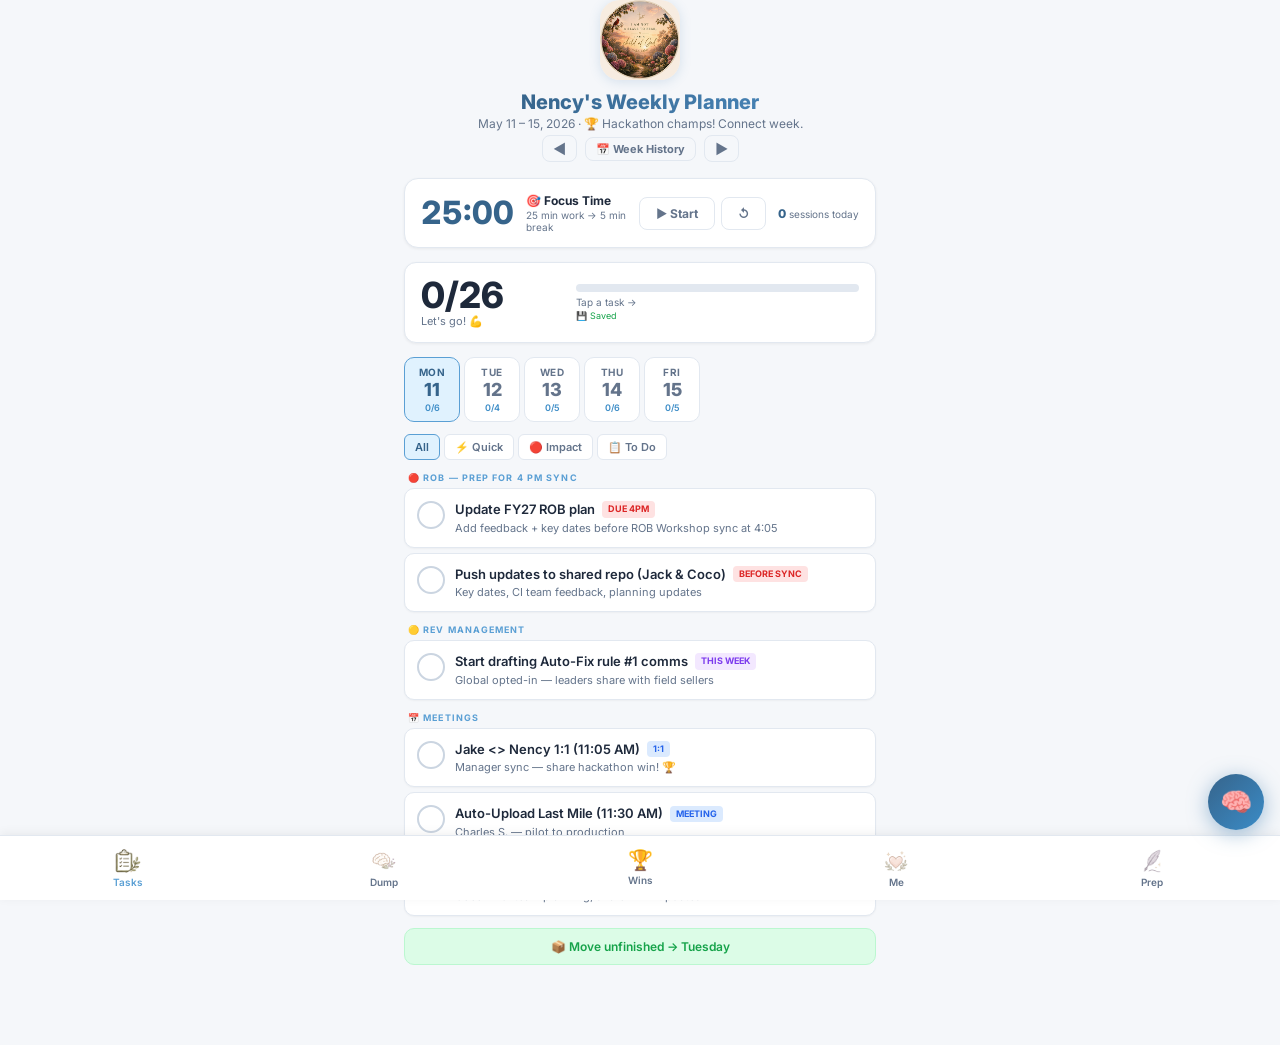
<file: index.html>
<!DOCTYPE html>
<html lang="en">
<head>
<meta charset="UTF-8">
<meta name="viewport" content="width=device-width, initial-scale=1.0, viewport-fit=cover">
<meta name="apple-mobile-web-app-capable" content="yes">
<meta name="apple-mobile-web-app-status-bar-style" content="black-translucent">
<meta name="apple-mobile-web-app-title" content="Planner">
<meta name="theme-color" content="#f5f7fa">
<link rel="manifest" href="manifest.json">
<link rel="apple-touch-icon" href="logo.png">
<title>Nency's Weekly Planner</title>
<style>
  @import url('https://fonts.googleapis.com/css2?family=Inter:wght@400;600;700;800&display=swap');
  *{margin:0;padding:0;box-sizing:border-box}
  :root{
    --steel:#4682b4;--sl:#5a9fd4;--sd:#36648b;--sg:#3b8cc7;
    --bg:#f5f7fa;--card:#ffffff;--bdr:#e2e8f0;--tx:#1e293b;--mu:#64748b;--done:#f0fdf4;
  }
  html{height:100%;overflow-y:auto;-webkit-overflow-scrolling:touch}
  body{
    font-family:'Inter',sans-serif;background:var(--bg);color:var(--tx);
    max-width:500px;margin:0 auto;padding:16px 14px;padding-top:env(safe-area-inset-top,16px);
    padding-bottom:calc(env(safe-area-inset-bottom,0px) + 80px);
    -webkit-font-smoothing:antialiased;min-height:100%;
  }

  .hdr{text-align:center;margin-bottom:16px}
  .hdr-logo{width:80px;height:80px;border-radius:20px;object-fit:cover;margin-bottom:6px;box-shadow:0 2px 12px rgba(70,130,180,.18)}
  .hdr h1{font-size:20px;font-weight:800;color:var(--tx)}
  .hdr h1 span{background:linear-gradient(135deg,var(--sd),var(--steel));-webkit-background-clip:text;-webkit-text-fill-color:transparent}
  .wk{color:var(--mu);font-size:12px;margin-top:2px}

  /* Score — compact */
  .sc{background:var(--card);border:1px solid var(--bdr);border-radius:12px;padding:14px 16px;margin-bottom:14px;display:flex;align-items:center;gap:14px;box-shadow:0 1px 3px rgba(0,0,0,.06)}
  .sc-left{flex:1}
  .sc-n{font-size:36px;font-weight:800;line-height:1;color:var(--tx)}
  .sc-l{font-size:11px;color:var(--mu);margin-top:1px}
  .sc-right{flex:2}
  .br-bg{height:8px;background:var(--bdr);border-radius:4px;overflow:hidden}
  .br-fl{height:100%;border-radius:4px;background:linear-gradient(90deg,var(--sd),var(--sg));transition:width .5s;width:0%}
  .stk{margin-top:4px;font-size:10px;color:var(--mu)}

  /* Bottom Nav (mobile style) */
  .bnav{
    position:fixed;bottom:0;left:0;right:0;
    background:#ffffff;border-top:1px solid var(--bdr);box-shadow:0 -2px 10px rgba(0,0,0,.06);
    display:flex;padding:8px 0;padding-bottom:calc(8px + env(safe-area-inset-bottom,0px));
    z-index:100;
  }
  .bnav-btn{
    flex:1;display:flex;flex-direction:column;align-items:center;gap:2px;
    background:none;border:none;color:var(--mu);font-family:inherit;
    font-size:10px;font-weight:600;cursor:pointer;padding:4px;transition:all .2s;
  }
  .bnav-btn .ico{font-size:20px;display:flex;align-items:center;justify-content:center}
  .bnav-btn .ico img{width:26px;height:26px;object-fit:contain;opacity:.55;transition:all .2s}
  .bnav-btn.on{color:var(--sl)}
  .bnav-btn.on .ico img{opacity:1;transform:scale(1.1)}

  /* Day Tabs — horizontal scroll, touch friendly */
  .tabs{display:flex;gap:4px;margin-bottom:12px;overflow-x:auto;-webkit-overflow-scrolling:touch;scrollbar-width:none;-ms-overflow-style:none}
  .tabs::-webkit-scrollbar{display:none}
  .tab{
    min-width:56px;padding:8px 6px;border-radius:10px;text-align:center;cursor:pointer;
    background:var(--card);border:1.5px solid var(--bdr);transition:all .2s;font-family:inherit;color:var(--mu);
    flex-shrink:0;
  }
  .tab:hover{border-color:var(--sl);color:var(--tx)}
  .tab.on{border-color:var(--sl);background:#e0f2fe;color:var(--sd)}
  .tab .dn{font-size:10px;font-weight:700;text-transform:uppercase;letter-spacing:.5px}
  .tab .dd{font-size:18px;font-weight:800;margin-top:1px}
  .tab .dt{margin-top:2px;font-size:9px;font-weight:600}
  .tab .dt .ok{color:var(--sg)}
  .tab.alld{border-color:#86efac}
  .tab.alld .dt .ok{color:#16a34a}

  /* Filters — compact */
  .flt{display:flex;gap:4px;margin-bottom:12px}
  .fb{background:var(--card);border:1px solid var(--bdr);color:var(--mu);padding:5px 10px;border-radius:6px;font-size:11px;font-weight:600;cursor:pointer;font-family:inherit;transition:all .2s}
  .fb:hover,.fb.on{border-color:var(--sl);color:var(--sd);background:#e0f2fe}

  .pnl{display:none}.pnl.show{display:block}
  .sec{margin-bottom:12px}
  .sec-t{font-size:9px;font-weight:700;text-transform:uppercase;letter-spacing:1.1px;color:var(--sl);padding:0 4px;margin-bottom:5px}

  /* Task — bigger touch target */
  .tk{
    background:var(--card);border:1px solid var(--bdr);border-radius:10px;padding:12px 12px;
    margin-bottom:5px;display:flex;align-items:flex-start;gap:10px;cursor:pointer;
    transition:all .15s;user-select:none;-webkit-tap-highlight-color:transparent;
    min-height:48px;box-shadow:0 1px 2px rgba(0,0,0,.04);
  }
  .tk:active{transform:scale(.98);background:#f0f7ff}
  .ck{
    width:28px;height:28px;min-width:28px;border:2.5px solid #cbd5e1;border-radius:50%;
    display:flex;align-items:center;justify-content:center;font-size:14px;color:transparent;
    transition:all .25s;margin-top:0;
  }
  .tk.done .ck{background:linear-gradient(135deg,var(--steel),var(--sg));border-color:transparent;color:#fff;animation:pop .35s cubic-bezier(.4,0,.2,1)}
  @keyframes pop{0%{transform:scale(1)}40%{transform:scale(1.3)}100%{transform:scale(1)}}
  .tk.done{background:var(--done);border-color:#bbf7d0}
  .tk.done .tn{text-decoration:line-through;color:var(--mu)}
  .tk.done .tw{color:#94a3b8}
  .tb{flex:1;min-width:0}
  .tn{font-size:13px;font-weight:600;line-height:1.35}
  .tw{font-size:11px;color:var(--mu);margin-top:2px}

  .tg{display:inline-block;font-size:9px;font-weight:700;padding:2px 6px;border-radius:4px;margin-left:4px;vertical-align:middle;position:relative;top:-1px}
  .t-zap{background:#fef3c7;color:#b45309}.t-fire{background:#fee2e2;color:#dc2626}
  .t-mic{background:#dbeafe;color:#2563eb}.t-clk{background:#f3e8ff;color:#7c3aed}
  .t-carry{background:#dcfce7;color:#16a34a}

  .carry{
    display:none;align-items:center;gap:6px;width:100%;justify-content:center;
    background:#dcfce7;border:1px solid #bbf7d0;color:#16a34a;
    padding:10px 14px;border-radius:10px;font-size:12px;font-weight:600;
    cursor:pointer;font-family:inherit;margin-top:6px;transition:all .2s;
  }
  .carry:hover{background:#d1fae5}
  .carry.vis{display:flex}

  /* Meeting Prep */
  .mtg{
    background:linear-gradient(135deg,#f0f7ff,#e8f4fd);border:1px solid var(--bdr);
    border-radius:10px;padding:12px 14px;margin-bottom:5px;border-left:3px solid var(--sl);
  }
  .mtg-t{font-size:13px;font-weight:700}
  .mtg-m{font-size:11px;color:var(--mu);margin-top:2px}
  .mtg-cl{margin-top:8px;display:flex;flex-direction:column;gap:4px}
  .mi{
    display:flex;align-items:center;gap:8px;font-size:12px;
    padding:8px 10px;background:#f8fafc;border-radius:7px;cursor:pointer;
    transition:all .15s;user-select:none;min-height:40px;
  }
  .mi:active{background:#e2e8f0}
  .mi .mc{
    width:20px;height:20px;min-width:20px;border:2px solid #cbd5e1;border-radius:50%;
    display:flex;align-items:center;justify-content:center;font-size:11px;color:transparent;transition:all .2s;
  }
  .mi.done .mc{background:var(--sl);border-color:transparent;color:#fff}
  .mi.done{color:var(--mu);text-decoration:line-through}
  .md{font-size:10px;font-weight:700;margin-left:auto;white-space:nowrap}
  .dw{color:#b45309}.dok{color:#16a34a}.dl{color:#dc2626}

  /* Brain Dump */
  .bd{background:var(--card);border:1px solid var(--bdr);border-radius:12px;padding:14px;margin-bottom:14px}
  .bd h2{font-size:14px;font-weight:700;margin-bottom:6px}
  .bd h2 span{color:var(--sg)}
  .bd-h{font-size:11px;color:var(--mu);margin-bottom:6px}
  .bd textarea{
    width:100%;min-height:120px;background:#f8fafc;border:1px solid var(--bdr);border-radius:8px;
    color:var(--tx);padding:10px 12px;font-family:inherit;font-size:14px;resize:vertical;line-height:1.6;
  }
  .bd textarea::placeholder{color:#94a3b8}
  .bd textarea:focus{outline:none;border-color:var(--sl)}
  .bd-a{display:flex;gap:6px;margin-top:8px}
  .bdb{padding:10px 18px;border-radius:8px;font-size:13px;font-weight:700;cursor:pointer;font-family:inherit;transition:all .2s;border:none}
  .bds{background:linear-gradient(135deg,var(--sd),var(--sl));color:#fff}
  .bds:hover{filter:brightness(1.15)}
  .bdc{background:transparent;border:1px solid var(--bdr)!important;color:var(--mu)}

  .bd-o{margin-top:10px}
  .bd-r{
    background:#f8fafc;border:1px solid var(--bdr);border-radius:8px;padding:10px 12px;
    margin-bottom:4px;display:flex;align-items:center;gap:8px;flex-wrap:wrap;
  }
  .bd-p{font-size:9px;font-weight:700;padding:2px 6px;border-radius:4px;white-space:nowrap}
  .bp1{background:#fee2e2;color:#dc2626}.bp2{background:#fef3c7;color:#b45309}.bp3{background:#dbeafe;color:#2563eb}
  .bd-x{flex:1;font-size:12px;font-weight:600;min-width:120px}
  .bd-r select{background:#f8fafc;border:1px solid var(--bdr);color:var(--tx);padding:6px 8px;border-radius:6px;font-size:12px;font-family:inherit}
  .bd-r select:focus{outline:none;border-color:var(--sl)}
  .bda{padding:6px 12px;border-radius:6px;font-size:11px;font-weight:700;cursor:pointer;font-family:inherit;background:var(--sd);color:#fff;border:none}

  .rules{background:var(--card);border:1px solid var(--bdr);border-radius:10px;padding:14px;font-size:12px;line-height:1.8;color:var(--mu)}
  .rules b{color:var(--tx)}

  /* Celebration */
  .cel{position:fixed;inset:0;display:none;align-items:center;justify-content:center;background:rgba(0,0,0,.25);z-index:200}
  .cel.show{display:flex}
  .cel-b{background:var(--card);border:2px solid var(--sl);border-radius:16px;padding:28px 36px;text-align:center;animation:up .4s cubic-bezier(.4,0,.2,1);box-shadow:0 8px 30px rgba(0,0,0,.12)}
  .cel-b .e{font-size:48px}.cel-b h2{font-size:18px;margin-top:6px;color:var(--tx)}.cel-b p{color:var(--mu);font-size:12px;margin-top:3px}
  @keyframes up{from{transform:scale(.85);opacity:0}}

  .empty{text-align:center;padding:30px;color:var(--mu);font-size:13px}

  /* ═══ FLOATING ACTION BUTTON ═══ */
  .fab{
    position:fixed;bottom:calc(70px + env(safe-area-inset-bottom,0px));right:16px;
    width:56px;height:56px;border-radius:50%;border:none;cursor:pointer;z-index:150;
    background:linear-gradient(135deg,var(--sd),var(--sg));color:#fff;font-size:26px;
    box-shadow:0 4px 20px rgba(70,130,180,.5);transition:all .25s;
    display:flex;align-items:center;justify-content:center;
  }
  .fab:active{transform:scale(.9)}
  .fab:hover{box-shadow:0 6px 28px rgba(70,130,180,.7);transform:scale(1.05)}
  .fab.open{transform:rotate(45deg);background:linear-gradient(135deg,#f87171,#fbbf24)}

  /* ═══ QUICK DUMP MODAL ═══ */
  .qd-overlay{
    position:fixed;inset:0;background:rgba(0,0,0,.25);z-index:180;
    display:none;align-items:flex-end;justify-content:center;
    -webkit-backdrop-filter:blur(4px);backdrop-filter:blur(4px);
  }
  .qd-overlay.show{display:flex}
  .qd{
    width:100%;max-width:500px;background:var(--bg);border-top:2px solid var(--sl);
    border-radius:20px 20px 0 0;padding:20px 16px;padding-bottom:calc(16px + env(safe-area-inset-bottom,0px));
    animation:slideUp .3s cubic-bezier(.4,0,.2,1);max-height:85vh;overflow-y:auto;
  }
  @keyframes slideUp{from{transform:translateY(100%)}}
  .qd-handle{width:36px;height:4px;background:var(--bdr);border-radius:2px;margin:0 auto 14px}
  .qd h2{font-size:16px;font-weight:800;margin-bottom:4px}
  .qd h2 span{color:var(--sg)}
  .qd-sub{font-size:11px;color:var(--mu);margin-bottom:10px}
  .qd textarea{
    width:100%;min-height:100px;background:#f8fafc;border:1.5px solid var(--bdr);border-radius:10px;
    color:var(--tx);padding:12px 14px;font-family:inherit;font-size:16px;resize:none;line-height:1.6;
    -webkit-appearance:none;
  }
  .qd textarea::placeholder{color:#94a3b8}
  .qd textarea:focus{outline:none;border-color:var(--sl)}
  .qd-actions{display:flex;gap:8px;margin-top:10px}
  .qd-btn{
    flex:1;padding:14px;border-radius:10px;font-size:14px;font-weight:700;cursor:pointer;
    font-family:inherit;transition:all .2s;border:none;
  }
  .qd-sort{background:linear-gradient(135deg,var(--sd),var(--sl));color:#fff}
  .qd-sort:active{filter:brightness(1.2)}
  .qd-close{background:transparent;border:1px solid var(--bdr)!important;color:var(--mu)}
  .qd-results{margin-top:12px}

  /* Quick-dump result items */
  .qr{
    background:#f8fafc;border:1px solid var(--bdr);border-radius:10px;padding:10px 12px;
    margin-bottom:6px;display:flex;align-items:center;gap:8px;flex-wrap:wrap;
    transition:all .2s;
  }
  .qr.added{opacity:.35;pointer-events:none}
  .qr.added .qr-add{background:#dcfce7;color:#16a34a}
  .qr-pri{font-size:9px;font-weight:700;padding:3px 7px;border-radius:5px;white-space:nowrap}
  .qr-txt{flex:1;font-size:13px;font-weight:600;min-width:100px}
  .qr-days{display:flex;gap:3px;flex-wrap:wrap}
  .qr-day{
    padding:6px 10px;border-radius:6px;font-size:11px;font-weight:700;cursor:pointer;
    font-family:inherit;background:var(--card);border:1.5px solid var(--bdr);color:var(--mu);
    transition:all .15s;
  }
  .qr-day:active,.qr-day.picked{border-color:var(--sl);color:var(--sd);background:#e0f2fe}
  .qr-add{
    padding:6px 14px;border-radius:6px;font-size:12px;font-weight:700;cursor:pointer;
    font-family:inherit;background:var(--sd);color:#fff;border:none;transition:all .15s;
    white-space:nowrap;
  }
  .qr-add:active{transform:scale(.95)}
  .qr-added-label{font-size:11px;color:#16a34a;font-weight:700}

  /* ═══ ME TAB — Grateful + Health ═══ */
  .me-day-tabs{display:flex;gap:4px;margin-bottom:14px;overflow-x:auto;-webkit-overflow-scrolling:touch;scrollbar-width:none}
  .me-day-tabs::-webkit-scrollbar{display:none}
  .me-dt{
    padding:6px 12px;border-radius:8px;font-size:12px;font-weight:700;cursor:pointer;
    font-family:inherit;background:var(--card);border:1.5px solid var(--bdr);color:var(--mu);
    transition:all .15s;flex-shrink:0;
  }
  .me-dt.on{border-color:var(--sl);background:#e0f2fe;color:var(--sd)}

  /* Grateful Corner */
  .grat{background:var(--card);border:1px solid var(--bdr);border-radius:14px;padding:16px;margin-bottom:14px;box-shadow:0 1px 3px rgba(0,0,0,.06)}
  .grat-hdr{display:flex;align-items:center;gap:8px;margin-bottom:10px}
  .grat-hdr h2{font-size:15px;font-weight:800}
  .grat-hdr h2 span{color:#f59e0b}
  .grat-sub{font-size:11px;color:var(--mu);margin-bottom:8px}
  .grat-list{display:flex;flex-direction:column;gap:6px;margin-bottom:8px}
  .grat-item{
    display:flex;align-items:center;gap:8px;background:#fffbeb;border:1px solid #fde68a;
    border-radius:8px;padding:8px 12px;font-size:13px;color:#92400e;
    animation:fadeIn .3s ease;
  }
  .grat-item .gi-icon{font-size:16px;flex-shrink:0}
  .grat-item .gi-text{flex:1}
  .grat-item .gi-del{
    background:none;border:none;color:#d97706;font-size:14px;cursor:pointer;padding:2px 6px;
    opacity:.5;transition:opacity .15s;
  }
  .grat-item .gi-del:hover{opacity:1}
  @keyframes fadeIn{from{opacity:0;transform:translateY(-4px)}}
  .grat-input{display:flex;gap:6px}
  .grat-input input{
    flex:1;background:#fffbeb;border:1.5px solid #fde68a;border-radius:8px;
    color:#92400e;padding:10px 12px;font-family:inherit;font-size:14px;
  }
  .grat-input input::placeholder{color:#d4a053}
  .grat-input input:focus{outline:none;border-color:#f59e0b}
  .grat-input button{
    padding:10px 16px;border-radius:8px;border:none;background:linear-gradient(135deg,#f59e0b,#fbbf24);
    color:#fff;font-size:14px;font-weight:700;cursor:pointer;font-family:inherit;
  }
  .grat-input button:active{transform:scale(.95)}
  .grat-empty{font-size:12px;color:#d4a053;text-align:center;padding:12px;font-style:italic}

  /* Health Corner */
  .hlth{background:var(--card);border:1px solid var(--bdr);border-radius:14px;padding:16px;margin-bottom:14px;box-shadow:0 1px 3px rgba(0,0,0,.06)}
  .hlth-hdr{display:flex;align-items:center;gap:8px;margin-bottom:12px}
  .hlth-hdr h2{font-size:15px;font-weight:800}
  .hlth-hdr h2 span{color:#16a34a}
  .hlth-row{
    display:flex;align-items:center;gap:10px;padding:10px 12px;
    background:#f8fafc;border:1px solid var(--bdr);border-radius:10px;margin-bottom:6px;
    transition:all .2s;
  }
  .hlth-row.checked{background:#f0fdf4;border-color:#bbf7d0}
  .hlth-ico{font-size:22px;flex-shrink:0}
  .hlth-info{flex:1}
  .hlth-name{font-size:13px;font-weight:700}
  .hlth-desc{font-size:10px;color:var(--mu);margin-top:1px}
  .hlth-row.checked .hlth-name{color:#16a34a}
  .hlth-row.checked .hlth-desc{color:#4ade80}

  /* Water tracker — special */
  .water-dots{display:flex;gap:4px;margin-top:4px}
  .wdot{
    width:24px;height:24px;border-radius:50%;border:2px solid #bae6fd;
    display:flex;align-items:center;justify-content:center;font-size:11px;
    cursor:pointer;transition:all .2s;color:transparent;background:#f0f9ff;
  }
  .wdot.filled{background:linear-gradient(135deg,#38bdf8,#0ea5e9);border-color:#0ea5e9;color:#fff}
  .wdot:active{transform:scale(1.2)}

  /* Health check button */
  .hlth-chk{
    width:28px;height:28px;min-width:28px;border-radius:50%;border:2.5px solid #cbd5e1;
    display:flex;align-items:center;justify-content:center;font-size:14px;color:transparent;
    cursor:pointer;transition:all .25s;background:#fff;
  }
  .hlth-chk.on{background:linear-gradient(135deg,#22c55e,#4ade80);border-color:transparent;color:#fff;animation:pop .35s cubic-bezier(.4,0,.2,1)}

  /* Me tab summary strip */
  .me-summary{
    display:flex;gap:8px;margin-bottom:14px;
  }
  .me-stat{
    flex:1;background:var(--card);border:1px solid var(--bdr);border-radius:10px;
    padding:10px;text-align:center;box-shadow:0 1px 3px rgba(0,0,0,.06);
  }
  .me-stat .ms-num{font-size:22px;font-weight:800;line-height:1}
  .me-stat .ms-lbl{font-size:9px;font-weight:600;color:var(--mu);margin-top:2px;text-transform:uppercase;letter-spacing:.5px}

  /* ═══ WINS TAB ═══ */
  .wins-hdr{text-align:center;margin-bottom:16px}
  .wins-hdr h2{font-size:20px;font-weight:800}
  .wins-hdr h2 span{background:linear-gradient(135deg,#f59e0b,#fbbf24);-webkit-background-clip:text;-webkit-text-fill-color:transparent}
  .wins-sub{font-size:12px;color:var(--mu);margin-top:2px}
  .wins-count{display:flex;gap:8px;margin-bottom:14px}
  .wc-stat{flex:1;background:var(--card);border:1px solid var(--bdr);border-radius:10px;padding:10px;text-align:center;box-shadow:0 1px 3px rgba(0,0,0,.06)}
  .wc-stat .wc-num{font-size:22px;font-weight:800;line-height:1}
  .wc-stat .wc-lbl{font-size:9px;font-weight:600;color:var(--mu);margin-top:2px;text-transform:uppercase;letter-spacing:.5px}
  .win-input{background:var(--card);border:1px solid var(--bdr);border-radius:14px;padding:16px;margin-bottom:14px;box-shadow:0 1px 3px rgba(0,0,0,.06)}
  .win-input h3{font-size:14px;font-weight:700;margin-bottom:8px}
  .win-input input{width:100%;background:#fffbeb;border:1.5px solid #fde68a;border-radius:8px;color:#92400e;padding:10px 12px;font-family:inherit;font-size:14px;margin-bottom:8px}
  .win-input input::placeholder{color:#d4a053}
  .win-input input:focus{outline:none;border-color:#f59e0b}
  .win-cats{display:flex;gap:4px;flex-wrap:wrap;margin-bottom:8px}
  .win-cat{padding:6px 10px;border-radius:6px;font-size:11px;font-weight:700;cursor:pointer;font-family:inherit;background:var(--card);border:1.5px solid var(--bdr);color:var(--mu);transition:all .15s}
  .win-cat.on{border-color:#f59e0b;color:#b45309;background:#fffbeb}
  .win-cat:active{transform:scale(.95)}
  .win-add-btn{width:100%;padding:12px;border-radius:10px;border:none;background:linear-gradient(135deg,#f59e0b,#fbbf24);color:#fff;font-size:14px;font-weight:700;cursor:pointer;font-family:inherit;transition:all .2s}
  .win-add-btn:active{transform:scale(.97)}
  .win-month{font-size:9px;font-weight:700;text-transform:uppercase;letter-spacing:1.1px;color:var(--sl);padding:0 4px;margin-bottom:8px;margin-top:16px}
  .win-item{background:var(--card);border:1px solid #fde68a;border-left:3px solid #f59e0b;border-radius:10px;padding:12px 14px;margin-bottom:6px;position:relative;animation:fadeIn .3s ease;box-shadow:0 1px 3px rgba(0,0,0,.04)}
  .win-item .wi-cat{font-size:9px;font-weight:700;padding:2px 6px;border-radius:4px;background:#fef3c7;color:#b45309;display:inline-block;margin-bottom:4px}
  .win-item .wi-text{font-size:13px;font-weight:600;line-height:1.4}
  .win-item .wi-date{font-size:10px;color:var(--mu);margin-top:3px}
  .win-item .wi-del{position:absolute;top:8px;right:10px;background:none;border:none;color:#d4a053;font-size:14px;cursor:pointer;padding:2px 6px;opacity:.4;transition:opacity .15s}
  .win-item .wi-del:hover{opacity:1}
  .win-export{margin-top:16px;text-align:center}
  .win-export button{padding:10px 20px;border-radius:10px;border:1.5px solid var(--sl);background:var(--card);color:var(--sd);font-size:13px;font-weight:700;cursor:pointer;font-family:inherit;transition:all .2s}
  .win-export button:hover{background:#e0f2fe}
  .win-empty{text-align:center;padding:30px;color:#d4a053;font-size:13px;font-style:italic}

  /* ═══ POMODORO TIMER ═══ */
  .pomo{
    background:var(--card);border:1px solid var(--bdr);border-radius:14px;padding:14px 16px;
    margin-bottom:14px;display:flex;align-items:center;gap:12px;flex-wrap:wrap;
    box-shadow:0 1px 3px rgba(0,0,0,.06);
  }
  .pomo-time{
    font-size:32px;font-weight:800;font-variant-numeric:tabular-nums;
    color:var(--sd);min-width:90px;text-align:center;line-height:1;
  }
  .pomo-time.on-break{color:#f59e0b}
  .pomo-info{flex:1;min-width:80px}
  .pomo-mode-lbl{font-size:12px;font-weight:700;color:var(--tx)}
  .pomo-sub{font-size:10px;color:var(--mu);margin-top:1px}
  .pomo-btns{display:flex;gap:6px}
  .pomo-btn{
    padding:8px 16px;border-radius:8px;border:1.5px solid var(--bdr);background:var(--card);
    color:var(--mu);font-family:inherit;font-size:12px;font-weight:700;cursor:pointer;
    transition:all .2s;
  }
  .pomo-btn:active{transform:scale(.95)}
  .pomo-btn.active{border-color:var(--sl);color:var(--sd);background:#e0f2fe}
  .pomo-btn.rst:hover{border-color:#f87171;color:#f87171}
  .pomo-sessions{font-size:10px;color:var(--mu);text-align:center;white-space:nowrap}
  .pomo-sessions .ct{color:var(--sd);font-weight:800;font-size:12px}

  /* ═══ WEEK HISTORY ═══ */
  .wk-nav{display:flex;align-items:center;justify-content:center;gap:8px;margin-top:4px}
  .wk-nav-btn{
    background:none;border:1.5px solid var(--bdr);border-radius:8px;padding:4px 10px;
    color:var(--mu);font-size:14px;font-weight:700;cursor:pointer;font-family:inherit;
    transition:all .2s;
  }
  .wk-nav-btn:hover{border-color:var(--sl);color:var(--sd)}
  .wk-nav-btn:disabled{opacity:.3;cursor:default}
  .wk-hist-btn{
    background:none;border:1.5px solid var(--bdr);border-radius:8px;padding:4px 10px;
    color:var(--mu);font-size:11px;font-weight:700;cursor:pointer;font-family:inherit;
    transition:all .2s;
  }
  .wk-hist-btn:hover{border-color:var(--sl);color:var(--sd);background:#e0f2fe}

  .hist-overlay{
    position:fixed;inset:0;background:rgba(0,0,0,.3);z-index:200;
    display:none;align-items:flex-end;justify-content:center;
    -webkit-backdrop-filter:blur(4px);backdrop-filter:blur(4px);
  }
  .hist-overlay.show{display:flex}
  .hist-panel{
    width:100%;max-width:500px;background:var(--bg);border-top:2px solid var(--sl);
    border-radius:20px 20px 0 0;padding:20px 16px;
    padding-bottom:calc(16px + env(safe-area-inset-bottom,0px));
    animation:slideUp .3s cubic-bezier(.4,0,.2,1);max-height:85vh;overflow-y:auto;
  }
  .hist-handle{width:36px;height:4px;background:var(--bdr);border-radius:2px;margin:0 auto 14px}
  .hist-panel h2{font-size:16px;font-weight:800;margin-bottom:4px}
  .hist-panel h2 span{color:var(--sg)}
  .hist-sub{font-size:11px;color:var(--mu);margin-bottom:14px}

  .hw{
    background:var(--card);border:1px solid var(--bdr);border-radius:12px;
    padding:14px;margin-bottom:8px;cursor:pointer;transition:all .15s;
    box-shadow:0 1px 3px rgba(0,0,0,.04);
  }
  .hw:hover{border-color:var(--sl)}
  .hw.current{border-color:var(--sg);border-left:3px solid var(--sg)}
  .hw-top{display:flex;justify-content:space-between;align-items:center;margin-bottom:6px}
  .hw-label{font-size:13px;font-weight:700}
  .hw-pct{font-size:12px;font-weight:800}
  .hw-pct.good{color:#16a34a}.hw-pct.mid{color:#f59e0b}.hw-pct.low{color:#dc2626}
  .hw-bar{height:6px;background:var(--bdr);border-radius:3px;overflow:hidden;margin-bottom:8px}
  .hw-bar-fill{height:100%;border-radius:3px;background:linear-gradient(90deg,var(--sd),var(--sg));transition:width .4s}
  .hw-tasks{font-size:11px;color:var(--mu);line-height:1.6}
  .hw-tasks .hw-done{color:#16a34a;text-decoration:line-through;opacity:.7}
  .hw-tasks .hw-miss{color:#dc2626}
  .hw-stats{display:flex;gap:8px;flex-wrap:wrap;margin-top:6px}
  .hw-stat{font-size:10px;font-weight:600;padding:2px 8px;border-radius:4px;background:#f0f7ff;color:var(--sd)}
  .hw-expand{display:none;margin-top:10px;padding-top:10px;border-top:1px solid var(--bdr)}
  .hw.open .hw-expand{display:block}
</style>
</head>
<body>

<div class="hdr">
  <img src="logo.png" alt="Planner Logo" class="hdr-logo">
  <h1><span>Nency's Weekly Planner</span></h1>
  <div class="wk">May 11 – 15, 2026 · 🏆 Hackathon champs! Connect week.</div>
  <div class="wk-nav">
    <button class="wk-nav-btn" id="wkPrev" onclick="navWeek(-1)" title="Previous week">◀</button>
    <button class="wk-hist-btn" onclick="openHistory()">📅 Week History</button>
    <button class="wk-nav-btn" id="wkNext" onclick="navWeek(1)" title="Next week">▶</button>
  </div>
</div>

<!-- ═══ POMODORO TIMER ═══ -->
<div class="pomo" id="pomoBox">
  <div class="pomo-time" id="pomoTimer">25:00</div>
  <div class="pomo-info">
    <div class="pomo-mode-lbl" id="pomoLabel">🎯 Focus Time</div>
    <div class="pomo-sub" id="pomoSub">25 min work → 5 min break</div>
  </div>
  <div class="pomo-btns">
    <button class="pomo-btn" id="pomoStartBtn" onclick="togglePomo()">▶ Start</button>
    <button class="pomo-btn rst" onclick="resetPomo()">↺</button>
  </div>
  <div class="pomo-sessions"><span class="ct" id="pomoCount">0</span> sessions today</div>
</div>

<!-- Score — horizontal compact -->
<div class="sc">
  <div class="sc-left">
    <div class="sc-n" id="num">0/0</div>
    <div class="sc-l" id="lbl">Let's go! 💪</div>
  </div>
  <div class="sc-right">
    <div class="br-bg"><div class="br-fl" id="bar"></div></div>
    <div class="stk" id="stk">Tap a task →</div>
    <div class="stk" id="savedInd" style="font-size:9px;color:#16a34a;margin-top:2px;min-height:11px"></div>
  </div>
</div>

<!-- ═══ TASKS MODE ═══ -->
<div id="mTasks">
  <div class="tabs" id="tabs"></div>
  <div class="flt">
    <button class="fb on" onclick="fil('all',this)">All</button>
    <button class="fb" onclick="fil('zap',this)">⚡ Quick</button>
    <button class="fb" onclick="fil('fire',this)">🔴 Impact</button>
    <button class="fb" onclick="fil('todo',this)">📋 To Do</button>
  </div>
  <div id="panels"></div>
</div>

<!-- ═══ BRAIN DUMP ═══ -->
<div id="mBrain" style="display:none">
  <div class="bd">
    <h2>🧠 Brain Dump → <span>Tasks</span></h2>
    <div class="bd-h">One item per line. I'll sort by priority — you pick the day.</div>
    <textarea id="bdI" placeholder="draft CI workshop agenda
follow up with finance on metrics
check hackathon submission rules
review Auto-Fix rule changes"></textarea>
    <div class="bd-a">
      <button class="bdb bds" onclick="sortBD()">✨ Sort</button>
      <button class="bdb bdc" onclick="clearBD()">Clear</button>
    </div>
    <div class="bd-o" id="bdO"></div>
  </div>
</div>

<!-- ═══ ME (Grateful + Health) ═══ -->
<div id="mMe" style="display:none">
  <!-- Day selector -->
  <div class="me-day-tabs" id="meDays"></div>

  <!-- Summary strip -->
  <div class="me-summary">
    <div class="me-stat"><div class="ms-num" id="meGratCt">0</div><div class="ms-lbl">Grateful</div></div>
    <div class="me-stat"><div class="ms-num" id="meWaterCt">0/8</div><div class="ms-lbl">Water</div></div>
    <div class="me-stat"><div class="ms-num" id="meHealthCt">0/3</div><div class="ms-lbl">Self-care</div></div>
  </div>

  <!-- Grateful Corner -->
  <div class="grat">
    <div class="grat-hdr"><h2>🙏 Grateful <span>Corner</span></h2></div>
    <div class="grat-sub">What made you smile today?</div>
    <div class="grat-list" id="gratList"></div>
    <div class="grat-empty" id="gratEmpty">Nothing yet — add your first one! ☀️</div>
    <div class="grat-input">
      <input type="text" id="gratInput" placeholder="I'm thankful for..." maxlength="120"
        onkeydown="if(event.key==='Enter')addGrat()">
      <button onclick="addGrat()">+</button>
    </div>
  </div>

  <!-- Health Corner -->
  <div class="hlth">
    <div class="hlth-hdr"><h2>💚 Health <span>Check</span></h2></div>

    <!-- Water -->
    <div class="hlth-row" id="hWater">
      <div class="hlth-ico">💧</div>
      <div class="hlth-info">
        <div class="hlth-name">Water</div>
        <div class="hlth-desc">Tap each glass as you drink</div>
        <div class="water-dots" id="waterDots"></div>
      </div>
    </div>

    <!-- Stretching -->
    <div class="hlth-row" id="hStretch" onclick="toggleHealth('stretch')">
      <div class="hlth-ico">🧘</div>
      <div class="hlth-info">
        <div class="hlth-name">Stretched today</div>
        <div class="hlth-desc">Even 2 minutes counts!</div>
      </div>
      <div class="hlth-chk" id="chkStretch">✓</div>
    </div>

    <!-- Eating -->
    <div class="hlth-row" id="hEat" onclick="toggleHealth('eat')">
      <div class="hlth-ico">🍎</div>
      <div class="hlth-info">
        <div class="hlth-name">Ate a real meal</div>
        <div class="hlth-desc">Not just coffee & snacks!</div>
      </div>
      <div class="hlth-chk" id="chkEat">✓</div>
    </div>
  </div>
</div>

<!-- ═══ WINS ═══ -->
<div id="mWins" style="display:none">
  <div class="wins-hdr">
    <h2>🏆 My <span>Wins</span></h2>
    <div class="wins-sub">Track every win — big or small. Perfect for Connects! ✨</div>
  </div>

  <div class="wins-count">
    <div class="wc-stat"><div class="wc-num" id="wcTotal">0</div><div class="wc-lbl">Total Wins</div></div>
    <div class="wc-stat"><div class="wc-num" id="wcMonth">0</div><div class="wc-lbl">This Month</div></div>
    <div class="wc-stat"><div class="wc-num" id="wcBig">0</div><div class="wc-lbl">Big Wins</div></div>
  </div>

  <div class="win-input">
    <h3>🌟 Add a Win</h3>
    <input type="text" id="winInput" placeholder="What did you accomplish?" maxlength="200" onkeydown="if(event.key==='Enter')addWin()">
    <div class="win-cats" id="winCats">
      <button class="win-cat on" data-cat="🏆 Big Win" onclick="pickWinCat(this)">🏆 Big Win</button>
      <button class="win-cat" data-cat="⚡ Quick Win" onclick="pickWinCat(this)">⚡ Quick Win</button>
      <button class="win-cat" data-cat="🤝 Team Win" onclick="pickWinCat(this)">🤝 Team Win</button>
      <button class="win-cat" data-cat="📊 Impact" onclick="pickWinCat(this)">📊 Impact</button>
      <button class="win-cat" data-cat="🧠 Growth" onclick="pickWinCat(this)">🧠 Growth</button>
      <button class="win-cat" data-cat="🎯 Delivery" onclick="pickWinCat(this)">🎯 Delivery</button>
    </div>
    <button class="win-add-btn" onclick="addWin()">+ Log This Win</button>
  </div>

  <div id="winList"></div>

  <div class="win-export">
    <button onclick="exportWins()">� Copy Wins for Connects</button>
    <button onclick="exportCompletionLog()" style="margin-left:6px">📊 Copy Completed Tasks</button>
  </div>
</div>

<!-- ═══ MEETING PREP ═══ -->
<div id="mMtg" style="display:none">
  <div class="sec">
    <div class="sec-t">🔴 MONDAY — ROB Workshop Prep (4:05 PM)</div>
    <div class="mtg">
      <div class="mtg-t">ROB Workshop Sync w/ Coco</div>
      <div class="mtg-m">📅 Mon 4:05 PM · FY27 plan + CI team feedback</div>
      <div class="mtg-cl">
        <div class="mi" onclick="this.classList.toggle('done')"><div class="mc">✓</div><span>Update FY27 ROB plan with feedback</span><span class="md dl">⏰ Before 4PM</span></div>
        <div class="mi" onclick="this.classList.toggle('done')"><div class="mc">✓</div><span>Add key dates to shared repo</span><span class="md dl">⏰ Before 4PM</span></div>
        <div class="mi" onclick="this.classList.toggle('done')"><div class="mc">✓</div><span>Push commits so Jack & Coco can see</span><span class="md dl">⏰ Before 4PM</span></div>
      </div>
    </div>
  </div>
  <div class="sec">
    <div class="sec-t">🔴 TUESDAY — Auto-Brief Deep Dive (10:05 AM)</div>
    <div class="mtg">
      <div class="mtg-t">Auto-Brief Deep Dive — Region Stakeholders</div>
      <div class="mtg-m">📅 Tue 10:05 AM · Demo process + pitch region repos</div>
      <div class="mtg-cl">
        <div class="mi" onclick="this.classList.toggle('done')"><div class="mc">✓</div><span>Prep end-to-end demo: extract → generate → deploy</span><span class="md dl">⏰ Mon PM</span></div>
        <div class="mi" onclick="this.classList.toggle('done')"><div class="mc">✓</div><span>Prepare "region repo" pitch — save them time</span><span class="md dw">⏰ Tue AM</span></div>
        <div class="mi" onclick="this.classList.toggle('done')"><div class="mc">✓</div><span>VS Code intro talking points for non-coders</span><span class="md dw">⏰ Tue AM</span></div>
        <div class="mi" onclick="this.classList.toggle('done')"><div class="mc">✓</div><span>Show IAR Hub + ROB Coach agent as proof</span><span class="md dw">⏰ In meeting</span></div>
      </div>
    </div>
  </div>
  <div class="sec">
    <div class="sec-t">🔴🔴 THURSDAY — Connect + Auto-Mate Presenting</div>
    <div class="mtg">
      <div class="mtg-t">Connect Self-Review — DUE THURSDAY</div>
      <div class="mtg-m">⚠️ Impacts rewards! Use 🏆 Wins tab to pull evidence</div>
      <div class="mtg-cl">
        <div class="mi" onclick="this.classList.toggle('done')"><div class="mc">✓</div><span>Start draft Wednesday (pull from Wins)</span><span class="md dl">⏰ Wed</span></div>
        <div class="mi" onclick="this.classList.toggle('done')"><div class="mc">✓</div><span>Map wins to impact themes (Rev Mgmt, ROB, Growth)</span><span class="md dl">⏰ Wed PM</span></div>
        <div class="mi" onclick="this.classList.toggle('done')"><div class="mc">✓</div><span>Finalize + submit before EOD Thursday</span><span class="md dl">⏰ Thu EOD</span></div>
      </div>
    </div>
    <div class="mtg">
      <div class="mtg-t">Auto-Mate Leader Community Call</div>
      <div class="mtg-m">📅 Thu 11:30 AM + 7:30 PM · You're presenting both!</div>
      <div class="mtg-cl">
        <div class="mi" onclick="this.classList.toggle('done')"><div class="mc">✓</div><span>Prep presentation talking points</span><span class="md dw">⏰ Wed/Thu AM</span></div>
        <div class="mi" onclick="this.classList.toggle('done')"><div class="mc">✓</div><span>Present AM session (11:30)</span><span class="md dl">⏰ Thu 11:30</span></div>
        <div class="mi" onclick="this.classList.toggle('done')"><div class="mc">✓</div><span>Present PM session (7:30)</span><span class="md dw">⏰ Thu 7:30PM</span></div>
      </div>
    </div>
  </div>
  <div class="sec">
    <div class="sec-t">🟣 FRIDAY — Catch the Vibe</div>
    <div class="mtg">
      <div class="mtg-t">Catch the Vibe: VS Code Club + Season 1</div>
      <div class="mtg-m">📅 Fri 10:00 AM + 11:00 AM · Your shows!</div>
      <div class="mtg-cl">
        <div class="mi" onclick="this.classList.toggle('done')"><div class="mc">✓</div><span>Fix invite (roadmap page ready)</span><span class="md dw">⏰ Thu/Fri AM</span></div>
        <div class="mi" onclick="this.classList.toggle('done')"><div class="mc">✓</div><span>Prep content for both sessions</span><span class="md dw">⏰ Fri AM</span></div>
        <div class="mi" onclick="this.classList.toggle('done')"><div class="mc">✓</div><span>Run VS Code Club (10 AM) 🎤</span><span class="md dok">⏰ Fri 10AM</span></div>
        <div class="mi" onclick="this.classList.toggle('done')"><div class="mc">✓</div><span>Run Season 1 (11 AM) 🎤</span><span class="md dok">⏰ Fri 11AM</span></div>
      </div>
    </div>
  </div>
  <div class="sec">
    <div class="sec-t">📋 This Week's Rules</div>
    <div class="rules">
      <b>🏆 Celebration:</b> YOU WON THE HACKATHON! Start the week <b style="color:#fbbf24">with that energy</b><br>
      <b>🔴 Thursday:</b> Connect is DUE — <b style="color:#f87171">start writing Wednesday</b>, use Wins tab<br>
      <b>📧 Comms:</b> Auto-Fix rule #1 → leaders → field sellers (send by Wed)<br>
      <b>🎤 Presenting:</b> Auto-Mate Thu (2x) + Catch the Vibe Fri (2x) = <b style="color:#fbbf24">4 presentations!</b>
    </div>
  </div>
</div>

<!-- Bottom Nav -->
<div class="bnav">
  <button class="bnav-btn on" id="b1" onclick="showMode('tasks')"><span class="ico"><img src="icon-tasks.png" alt="Tasks"></span>Tasks</button>
  <button class="bnav-btn" id="b2" onclick="showMode('brain')"><span class="ico"><img src="icon-dump.png" alt="Dump"></span>Dump</button>
  <button class="bnav-btn" id="b5" onclick="showMode('wins')"><span class="ico" style="font-size:20px">🏆</span>Wins</button>
  <button class="bnav-btn" id="b4" onclick="showMode('me')"><span class="ico"><img src="icon-me.png" alt="Me"></span>Me</button>
  <button class="bnav-btn" id="b3" onclick="showMode('mtg')"><span class="ico"><img src="icon-prep.png" alt="Prep"></span>Prep</button>
</div>

<!-- ═══ FLOATING BRAIN DUMP BUTTON ═══ -->
<button class="fab" id="fab" onclick="toggleQD()" aria-label="Quick brain dump">🧠</button>

<!-- ═══ QUICK DUMP MODAL ═══ -->
<div class="qd-overlay" id="qdOverlay" onclick="if(event.target===this)closeQD()">
  <div class="qd">
    <div class="qd-handle"></div>
    <h2>🧠 Quick <span>Dump</span></h2>
    <div class="qd-sub">One thought per line — I'll sort by priority ✨</div>
    <textarea id="qdInput" placeholder="what's on your mind?&#10;one item per line..." rows="4"></textarea>
    <div class="qd-actions">
      <button class="qd-btn qd-sort" onclick="quickSort()">✨ Sort & Assign</button>
      <button class="qd-btn qd-close" onclick="closeQD()">Done</button>
    </div>
    <div class="qd-results" id="qdResults"></div>
  </div>
</div>

<!-- Celebrations -->
<div class="cel" id="cel" onclick="this.classList.remove('show')"><div class="cel-b"><div class="e" id="cE">🎉</div><h2 id="cT">Done!</h2><p id="cM">Keep going!</p></div></div>
<div class="cel" id="cyM" onclick="this.classList.remove('show')"><div class="cel-b"><div class="e">📦➡️</div><h2 id="cyT">Moved!</h2><p id="cyP">Carried over</p></div></div>

<!-- ═══ WEEK HISTORY OVERLAY ═══ -->
<div class="hist-overlay" id="histOverlay" onclick="if(event.target===this)closeHistory()">
  <div class="hist-panel">
    <div class="hist-handle"></div>
    <h2>📅 Week <span>History</span></h2>
    <div class="hist-sub">Tap a week to see what you accomplished — great for Connects! ✨</div>
    <div id="histList"></div>
  </div>
</div>

<script>
// Register service worker
if('serviceWorker' in navigator) navigator.serviceWorker.register('sw.js').catch(()=>{});

const DAYS=[
  {k:'mon',n:'Mon',d:'11',l:'Monday'},{k:'tue',n:'Tue',d:'12',l:'Tuesday'},
  {k:'wed',n:'Wed',d:'13',l:'Wednesday'},{k:'thu',n:'Thu',d:'14',l:'Thursday'},
  {k:'fri',n:'Fri',d:'15',l:'Friday'},
];
const TASKS={
  mon:[{cat:'🔴 ROB — PREP FOR 4 PM SYNC',tasks:[
    {n:'Update FY27 ROB plan',w:'Add feedback + key dates before ROB Workshop sync at 4:05',t:'fire',tg:'t-fire',tl:'DUE 4PM'},
    {n:'Push updates to shared repo (Jack & Coco)',w:'Key dates, CI team feedback, planning updates',t:'fire',tg:'t-fire',tl:'BEFORE SYNC'},
  ]},{cat:'🟡 REV MANAGEMENT',tasks:[
    {n:'Start drafting Auto-Fix rule #1 comms',w:'Global opted-in — leaders share with field sellers',t:'',tg:'t-clk',tl:'THIS WEEK'},
  ]},{cat:'📅 MEETINGS',tasks:[
    {n:'Jake <> Nency 1:1 (11:05 AM)',w:'Manager sync — share hackathon win! 🏆',t:'',tg:'t-mic',tl:'1:1'},
    {n:'Auto-Upload Last Mile (11:30 AM)',w:'Charles S. — pilot to production',t:'',tg:'t-mic',tl:'MEETING'},
    {n:'ROB Workshop Sync (4:05 PM)',w:'Coco — CI team planning, share FY27 updates',t:'fire',tg:'t-fire',tl:'🔴 KEY'},
  ]}],
  tue:[{cat:'🔴 AUTO-BRIEF DEEP DIVE (10:05 AM)',tasks:[
    {n:'Prep demo: show Auto-Brief process end-to-end',w:'How we extract → generate → deploy briefs',t:'fire',tg:'t-fire',tl:'PRESENT'},
    {n:'Pitch region repos — can they duplicate?',w:'Ask stakeholders if they want their own repo to save time',t:'fire',tg:'t-fire',tl:'KEY ASK'},
    {n:'Be the VS Code influencer 💪',w:'Some attendees are new to VS Code — show what\'s possible',t:'fire',tg:'t-clk',tl:'INSPIRE'},
  ]},{cat:'🟡 REV MANAGEMENT',tasks:[
    {n:'Finalize Auto-Fix rule #1 comms draft',w:'Polish + get ready to send Wed',t:'',tg:'t-clk',tl:'DRAFT'},
  ]}],
  wed:[{cat:'🔴 CONNECT PREP — DUE TOMORROW',tasks:[
    {n:'Start writing Connect self-review',w:'Pull wins from 🏆 Wins tab — 16 wins loaded!',t:'fire',tg:'t-fire',tl:'DUE THU'},
    {n:'Map wins to impact themes',w:'Revenue Mgmt, ROB automation, field enablement, growth',t:'fire',tg:'t-fire',tl:'REWARDS'},
  ]},{cat:'🟡 REV MANAGEMENT',tasks:[
    {n:'Send Auto-Fix rule #1 comms to leaders',w:'For leaders to cascade to field sellers',t:'fire',tg:'t-fire',tl:'SEND'},
    {n:'Start SharePoint enablement refresh',w:'Update rev management materials in SP',t:'',tg:'t-clk',tl:'THIS WEEK'},
  ]},{cat:'📅 MEETINGS',tasks:[
    {n:'AMS ROB & Rev Mgmt Sync (4:35 PM)',w:'Leadership sync — come prepped',t:'',tg:'t-mic',tl:'LEADERSHIP'},
  ]}],
  thu:[{cat:'🔴🔴 CONNECT DUE TODAY',tasks:[
    {n:'Finalize + submit Connect',w:'This impacts rewards — must show impact! Use Wins tab 📋',t:'fire',tg:'t-fire',tl:'⚠️ DEADLINE'},
  ]},{cat:'🔴 PRESENTING',tasks:[
    {n:'Auto-Mate Leader Community Call (11:30 AM)',w:'You\'re presenting! AM session',t:'fire',tg:'t-fire',tl:'PRESENT'},
    {n:'Auto-Mate Leader Community Call PM (7:30 PM)',w:'Repeat session for PM-friendly timezone',t:'fire',tg:'t-fire',tl:'PRESENT'},
  ]},{cat:'📅 MEETINGS',tasks:[
    {n:'EMEA ROB & Rev Mgmt Sync (9:35 AM)',w:'Regional leadership sync',t:'',tg:'t-mic',tl:'LEADERSHIP'},
    {n:'Perf Excellence Weekly (12:35 PM)',w:'Jake\'s team meeting',t:'',tg:'t-mic',tl:'TEAM'},
    {n:'RevS Lunch & Learn (3:05 PM)',w:'Revenue Strategy Core Capabilities',t:'',tg:'t-mic',tl:'LEARNING'},
  ]}],
  fri:[{cat:'🟣 CATCH THE VIBE',tasks:[
    {n:'Fix Catch the Vibe invite',w:'Update invite — roadmap page is ready from last week',t:'fire',tg:'t-fire',tl:'FIX TODAY'},
    {n:'Catch the Vibe: VS Code Club (10:00 AM)',w:'Your event! Run it 🎤',t:'fire',tg:'t-clk',tl:'YOUR SHOW'},
    {n:'Catch the Vibe: Season 1 (11:00 AM)',w:'You\'re the sole required attendee — own it',t:'fire',tg:'t-fire',tl:'YOUR SHOW'},
  ]},{cat:'🟡 REV MANAGEMENT',tasks:[
    {n:'Add Catch the Vibe to rev mgmt comms',w:'Cross-promote: want to learn VS Code? Join Catch the Vibe!',t:'zap',tg:'t-zap',tl:'⚡ QUICK'},
    {n:'Continue SharePoint enablement refresh',w:'Carry over if not done Wed/Thu',t:'',tg:'',tl:''},
  ]}],
};

let aDay='mon';
// ═══════════════════════════════════════════════════════════
// PERSISTENT STORAGE — v3 (ID-based, date-stable, Connect-ready)
// Bug-fix May 13 2026: switched from position-based array under a
// date-locked key (np-v6-20260511) to a stable, content-keyed model
// so completions survive task reorders, code edits, and PWA cache misses.
// ═══════════════════════════════════════════════════════════
const SK='np-tasks-v3';
const OLD_KEYS=['np-v6-20260511','np-v6-20260504','np-v6-20260427','np-v6','np-v5','np-v4','np-v3','np-v2','np-v1'];

// Stable task ID from day + task name (slug)
function tId(day,name){
  const slug=String(name||'').toLowerCase()
    .replace(/[^a-z0-9]+/g,'-').replace(/(^-|-$)/g,'').slice(0,60);
  return `${day}-${slug}`;
}

function getSt(){
  try{const r=localStorage.getItem(SK);if(r){const p=JSON.parse(r);if(p&&typeof p==='object')return p}}catch(e){}
  return {version:3,defaults:{},custom:{},log:[]};
}
function setSt(st){try{localStorage.setItem(SK,JSON.stringify(st));flashSaved()}catch(e){console.error('Save failed:',e)}}

function buildTabs(){
  document.getElementById('tabs').innerHTML=DAYS.map(d=>
    `<div class="tab" data-d="${d.k}" onclick="sw('${d.k}')">
      <div class="dn">${d.n}</div><div class="dd">${d.d}</div><div class="dt" id="dot-${d.k}"></div>
    </div>`).join('');
}
function buildPanels(){
  let h='';
  DAYS.forEach(d=>{
    h+=`<div class="pnl" id="p-${d.k}" data-d="${d.k}">`;
    (TASKS[d.k]||[]).forEach(s=>{
      h+=`<div class="sec"><div class="sec-t">${s.cat}</div>`;
      s.tasks.forEach(t=>{
        const tg=t.tl?` <span class="tg ${t.tg}">${t.tl}</span>`:'';
        h+=`<div class="tk" onclick="tog(this)" data-id="${tId(d.k,t.n)}" data-t="${t.t}" data-d="${d.k}"><div class="ck">✓</div><div class="tb"><div class="tn">${t.n}${tg}</div><div class="tw">${t.w}</div></div></div>`;
      });
      h+=`</div>`;
    });
    h+=`<div class="sec" id="cr-${d.k}" style="display:none"><div class="sec-t">📦 Carried Over</div></div>`;
    const nx=DAYS[DAYS.findIndex(x=>x.k===d.k)+1];
    if(nx) h+=`<button class="carry" id="cy-${d.k}" onclick="co('${d.k}','${nx.k}')">📦 Move unfinished → ${nx.l}</button>`;
    h+=`</div>`;
  });
  document.getElementById('panels').innerHTML=h;
}

function showMode(m){
  document.getElementById('mTasks').style.display=m==='tasks'?'':'none';
  document.getElementById('mBrain').style.display=m==='brain'?'':'none';
  document.getElementById('mMe').style.display=m==='me'?'':'none';
  document.getElementById('mMtg').style.display=m==='mtg'?'':'none';
  document.getElementById('mWins').style.display=m==='wins'?'':'none';
  document.getElementById('b1').classList.toggle('on',m==='tasks');
  document.getElementById('b2').classList.toggle('on',m==='brain');
  document.getElementById('b4').classList.toggle('on',m==='me');
  document.getElementById('b3').classList.toggle('on',m==='mtg');
  document.getElementById('b5').classList.toggle('on',m==='wins');
  if(m==='me'){buildMeTab();loadMe()}
  if(m==='wins'){renderWins()}
}
function sw(d){
  aDay=d;
  document.querySelectorAll('.tab').forEach(t=>t.classList.toggle('on',t.dataset.d===d));
  document.querySelectorAll('.pnl').forEach(p=>p.classList.toggle('show',p.dataset.d===d));
  uCy();
  document.querySelectorAll('.fb').forEach(b=>b.classList.remove('on'));
  document.querySelector('.fb').classList.add('on');
  document.querySelectorAll(`#p-${d} .tk`).forEach(t=>t.style.display='');
}
function tog(el){
  const w=el.classList.contains('done');el.classList.toggle('done');
  if(!w) celeb();uAll();save();
}
function co(f,t){
  const p=document.getElementById(`p-${f}`),un=[...p.querySelectorAll('.tk:not(.done)')];
  if(!un.length) return;
  const tgt=document.getElementById(`cr-${t}`);
  const st=getSt();
  if(!st.custom[t])st.custom[t]=[];
  un.forEach(tk=>{
    const isCustom=tk.dataset.custom==='1';
    const sourceId=tk.dataset.id;
    // Strip any existing tag spans from name to get clean text
    const tnEl=tk.querySelector('.tn');
    const cleanName=(()=>{const c=tnEl?.cloneNode(true);if(!c)return'';c.querySelectorAll('.tg').forEach(s=>s.remove());return c.textContent.replace(/\s+/g,' ').trim()})();
    const wText=tk.querySelector('.tw')?.textContent||'';
    // Hide source: default → mark hidden; custom → remove from source list
    if(!isCustom&&sourceId){
      st.defaults[sourceId]=st.defaults[sourceId]||{};
      st.defaults[sourceId].hidden=true;
      st.defaults[sourceId].carriedTo=t;
    }else if(isCustom&&sourceId){
      st.custom[f]=(st.custom[f]||[]).filter(c=>c.id!==sourceId);
    }
    // Add to target as carry-over custom entry
    const newId=`${t}-carry-${Date.now()}-${Math.random().toString(36).slice(2,6)}`;
    st.custom[t].push({
      id:newId,text:cleanName,
      w:wText||`Carried from ${f}`,
      tg:'t-carry',tl:'📦',
      done:false,completedAt:null,source:'carry-over',from:f
    });
    // Build DOM
    const div=document.createElement('div');
    div.className='tk';div.dataset.t='';div.dataset.d=t;
    div.dataset.id=newId;div.dataset.custom='1';
    div.setAttribute('onclick','tog(this)');
    div.innerHTML=`<div class="ck">✓</div><div class="tb"><div class="tn">${escHtml(cleanName)} <span class="tg t-carry">📦</span></div><div class="tw">Carried from ${escHtml(f)}</div></div>`;
    tgt.appendChild(div);
    tk.remove();
  });
  tgt.style.display='';
  setSt(st);
  document.getElementById('cyT').textContent=`${un.length} task${un.length>1?'s':''} moved!`;
  document.getElementById('cyP').textContent=`→ ${DAYS.find(d=>d.k===t).l}`;
  const m=document.getElementById('cyM');m.classList.add('show');
  setTimeout(()=>m.classList.remove('show'),1800);
  uAll();setTimeout(()=>sw(t),1000);
}
function uCy(){
  DAYS.forEach(d=>{const b=document.getElementById(`cy-${d.k}`);if(!b)return;
    const un=document.getElementById(`p-${d.k}`).querySelectorAll('.tk:not(.done)').length;
    b.classList.toggle('vis',un>0&&d.k===aDay);
  });
}

const CH=[['🎉','BOOM!','Momentum!'],['⚡','Zap!','💙'],['🚀','Go!','Speed!'],['💪','Yes!','Power!'],['🌟','Star!','Shine!'],['🔥','Fire!','Burn!'],['✨','Magic!','✓'],['💎','Gem!','Win!']];
function celeb(){
  const a=document.querySelectorAll('.tk').length,d=document.querySelectorAll('.tk.done').length;
  let c;if(d===a)c=['🦄','ALL DONE!','🎆'];else if(d===Math.ceil(a/2))c=['🏅','HALF!','GO!'];
  else c=CH[Math.floor(Math.random()*CH.length)];
  document.getElementById('cE').textContent=c[0];document.getElementById('cT').textContent=c[1];document.getElementById('cM').textContent=c[2];
  const el=document.getElementById('cel');el.classList.add('show');setTimeout(()=>el.classList.remove('show'),d===a?2200:900);
}

function uAll(){
  const a=document.querySelectorAll('.tk').length,d=document.querySelectorAll('.tk.done').length;
  document.getElementById('num').textContent=d+'/'+a;
  document.getElementById('bar').style.width=(a?d/a*100:0)+'%';
  const p=a?Math.round(d/a*100):0,l=document.getElementById('lbl'),s=document.getElementById('stk');
  if(!d){l.textContent="Let's go! 💪";s.textContent='Tap a task →'}
  else if(p<30){l.textContent=p+'%';s.textContent='🔥 Keep going!'}
  else if(p<60){l.textContent=p+'%';s.textContent='🔥🔥 Building!'}
  else if(p<100){l.textContent=p+'%';s.textContent='🔥🔥🔥 Almost!'}
  else{l.textContent='100% 👑';s.textContent='🏆 LEGENDARY!'}
  DAYS.forEach(d=>{
    const pn=document.getElementById(`p-${d.k}`);if(!pn)return;
    const t=pn.querySelectorAll('.tk').length,dn=pn.querySelectorAll('.tk.done').length;
    const dt=document.getElementById(`dot-${d.k}`),tb=document.querySelector(`.tab[data-d="${d.k}"]`);
    if(!t){dt.textContent='—';tb.classList.remove('alld')}
    else if(dn===t){dt.innerHTML='<span class="ok">✓</span>';tb.classList.add('alld')}
    else{dt.innerHTML=`<span class="ok">${dn}/${t}</span>`;tb.classList.remove('alld')}
  });uCy();
}

function fil(f,btn){
  document.querySelectorAll('.fb').forEach(b=>b.classList.remove('on'));btn.classList.add('on');
  const pn=document.getElementById(`p-${aDay}`);
  pn.querySelectorAll('.tk').forEach(t=>{
    if(f==='all')t.style.display='';
    else if(f==='zap')t.style.display=t.dataset.t==='zap'?'':'none';
    else if(f==='fire')t.style.display=(t.dataset.t==='fire'||t.dataset.t==='zap')?'':'none';
    else if(f==='todo')t.style.display=t.classList.contains('done')?'none':'';
  });
  pn.querySelectorAll('.sec').forEach(s=>{
    const v=[...s.querySelectorAll('.tk')].filter(t=>t.style.display!=='none');
    if(s.id&&s.id.startsWith('cr-')&&!s.querySelectorAll('.tk').length)s.style.display='none';
    else s.style.display=v.length?'':'none';
  });
}

const PW={hi:['urgent','overdue','blocker','approval','deadline','due','asap','critical','council','prep','present'],
  lo:['check','think','maybe','explore','look into','consider','optional','nice to have']};
function sortBD(){
  const raw=document.getElementById('bdI').value.trim();if(!raw)return;
  const lines=raw.split('\n').map(l=>l.trim()).filter(Boolean);
  const sorted=lines.map(l=>{const lw=l.toLowerCase();let p=2;if(PW.hi.some(w=>lw.includes(w)))p=1;else if(PW.lo.some(w=>lw.includes(w)))p=3;return{x:l,p}}).sort((a,b)=>a.p-b.p);
  document.getElementById('bdO').innerHTML='<div class="sec-t" style="margin:6px 0">📋 SORTED:</div>'+
    sorted.map((i,j)=>{const c=i.p===1?'bp1':i.p===2?'bp2':'bp3',lb=i.p===1?'🔴 HIGH':i.p===2?'🟡 MED':'🟢 LOW';
      return`<div class="bd-r" id="br-${j}"><span class="bd-p ${c}">${lb}</span><span class="bd-x">${i.x}</span>
        <select id="bs-${j}"><option value="">Day?</option>${DAYS.map(d=>`<option value="${d.k}">${d.n}</option>`).join('')}</select>
        <button class="bda" onclick="addBD(${j})">+</button></div>`;
    }).join('');
}
function addBD(i){
  const s=document.getElementById(`bs-${i}`),d=s.value;if(!d){s.style.borderColor='#f87171';return}
  const r=document.getElementById(`br-${i}`),x=r.querySelector('.bd-x').textContent;
  const cr=document.getElementById(`cr-${d}`);
  // Persist as custom (with stable ID) BEFORE building DOM
  const newId=`${d}-bd-${Date.now()}-${Math.random().toString(36).slice(2,6)}`;
  const st=getSt();
  if(!st.custom[d])st.custom[d]=[];
  st.custom[d].push({id:newId,text:x,w:'From brain dump',tg:'t-carry',tl:'🧠',done:false,completedAt:null,source:'brain-dump'});
  setSt(st);
  // Build DOM
  const tk=document.createElement('div');
  tk.className='tk';tk.dataset.t='';tk.dataset.d=d;
  tk.dataset.id=newId;tk.dataset.custom='1';
  tk.setAttribute('onclick','tog(this)');
  tk.innerHTML=`<div class="ck">✓</div><div class="tb"><div class="tn">${escHtml(x)} <span class="tg t-carry">🧠</span></div><div class="tw">From brain dump</div></div>`;
  cr.appendChild(tk);cr.style.display='';r.style.opacity='.3';r.style.pointerEvents='none';
  r.querySelector('.bda').textContent='✓';uAll();
}
function clearBD(){document.getElementById('bdI').value='';document.getElementById('bdO').innerHTML=''}

function save(){
  const st=getSt();
  DAYS.forEach(d=>{
    const pn=document.getElementById(`p-${d.k}`);if(!pn)return;
    pn.querySelectorAll('.tk').forEach(tk=>{
      const id=tk.dataset.id;if(!id)return;
      const done=tk.classList.contains('done');
      const isCustom=tk.dataset.custom==='1';
      const nowIso=new Date().toISOString();
      if(isCustom){
        if(!st.custom[d.k])st.custom[d.k]=[];
        const ex=st.custom[d.k].find(c=>c.id===id);
        if(ex){
          const wasDone=!!ex.done;
          ex.done=done;
          if(done&&!ex.completedAt)ex.completedAt=nowIso;
          else if(!done)ex.completedAt=null;
          if(done&&!wasDone)logCompletion(ex.text,d.k,nowIso);
        }
      }else{
        const prev=st.defaults[id]||{};
        const wasDone=!!prev.done;
        st.defaults[id]={...prev,done:done};
        if(done&&!prev.completedAt)st.defaults[id].completedAt=nowIso;
        else if(!done)st.defaults[id].completedAt=null;
        if(done&&!wasDone){
          const nm=(tk.querySelector('.tn')?.cloneNode(true));
          if(nm){nm.querySelectorAll('.tg').forEach(s=>s.remove());logCompletion(nm.textContent.trim(),d.k,nowIso)}
        }
      }
    });
  });
  setSt(st);
}

function load(){
  migrateOldData();
  const st=getSt();
  DAYS.forEach(d=>{
    const pn=document.getElementById(`p-${d.k}`);if(!pn)return;
    // Apply state to default tasks by stable ID
    pn.querySelectorAll('.tk').forEach(tk=>{
      const id=tk.dataset.id;if(!id)return;
      const sv=st.defaults[id];
      if(sv){
        if(sv.done)tk.classList.add('done');
        if(sv.hidden)tk.style.display='none';
      }
    });
    // Recreate brain-dump + carry-over entries
    const cr=document.getElementById(`cr-${d.k}`);
    const cust=st.custom[d.k]||[];
    cust.forEach(c=>{
      if(cr.querySelector(`[data-id="${c.id}"]`))return; // already there
      const tk=document.createElement('div');
      tk.className='tk'+(c.done?' done':'');
      tk.dataset.t=c.t||'';tk.dataset.d=d.k;
      tk.dataset.id=c.id;tk.dataset.custom='1';
      tk.setAttribute('onclick','tog(this)');
      const tag=c.tl?` <span class="tg ${c.tg||'t-carry'}">${c.tl}</span>`:'';
      tk.innerHTML=`<div class="ck">✓</div><div class="tb"><div class="tn">${escHtml(c.text)}${tag}</div><div class="tw">${escHtml(c.w||'')}</div></div>`;
      cr.appendChild(tk);cr.style.display='';
    });
  });
}

// Append-only completion log (great for Connect mining)
function logCompletion(text,day,iso){
  const st=getSt();
  if(!Array.isArray(st.log))st.log=[];
  st.log.push({text,day,week:(typeof CURRENT_WEEK!=='undefined')?CURRENT_WEEK:'',completedAt:iso||new Date().toISOString()});
  if(st.log.length>2000)st.log.splice(0,st.log.length-2000);
  // Note: don't call setSt() here — caller already will
  try{localStorage.setItem(SK,JSON.stringify(st))}catch(e){}
}

// "Saved" indicator (shows under score strip)
let _lastSave=0,_saveTick=null;
function flashSaved(){
  _lastSave=Date.now();
  const el=document.getElementById('savedInd');if(!el)return;
  if(_saveTick)clearInterval(_saveTick);
  const tick=()=>{
    const s=Math.floor((Date.now()-_lastSave)/1000);
    if(s<2)el.textContent='💾 Saved';
    else if(s<60)el.textContent=`💾 Saved ${s}s ago`;
    else if(s<3600)el.textContent=`💾 Saved ${Math.floor(s/60)}m ago`;
    else el.textContent=`💾 Saved ${Math.floor(s/3600)}h ago`;
  };
  tick();
  _saveTick=setInterval(tick,1000);
}

// One-time migration from old position-based keys → recovers your old completions!
function migrateOldData(){
  const st=getSt();
  if(st._migrated)return;
  let recovered=0;
  for(const k of OLD_KEYS){
    try{
      const r=localStorage.getItem(k);if(!r)continue;
      const old=JSON.parse(r);if(!old||typeof old!=='object')continue;
      DAYS.forEach(d=>{
        const arr=old[d.k];if(!Array.isArray(arr))return;
        const defs=(TASKS[d.k]||[]).flatMap(s=>s.tasks);
        arr.forEach((sv,idx)=>{
          if(!sv||!sv.done)return;
          let name=null;
          if(sv.h){
            const m=sv.h.match(/<div class="tn">([\s\S]*?)<\/div>/);
            if(m){
              const tmp=document.createElement('div');tmp.innerHTML=m[1];
              tmp.querySelectorAll('.tg').forEach(s=>s.remove());
              name=tmp.textContent.replace(/\s+/g,' ').trim();
            }
          }
          if(!name&&defs[idx])name=defs[idx].n;
          if(!name)return;
          const match=defs.find(t=>t.n.toLowerCase().trim()===name.toLowerCase().trim());
          if(match){
            const id=tId(d.k,match.n);
            if(!st.defaults[id]||!st.defaults[id].done){
              st.defaults[id]={done:true,completedAt:new Date().toISOString(),migrated:true,fromKey:k};
              recovered++;
            }
          }else{
            // Brain-dump or carry-over → recreate as custom
            if(!st.custom[d.k])st.custom[d.k]=[];
            const exists=st.custom[d.k].find(c=>c.text===name);
            if(!exists){
              st.custom[d.k].push({
                id:`${d.k}-rec-${Date.now()}-${Math.random().toString(36).slice(2,7)}`,
                text:name,w:'Recovered from previous version',
                tg:'t-carry',tl:'♻️ RECOVERED',
                done:!!sv.done,completedAt:sv.done?new Date().toISOString():null,
                source:'migrated',fromKey:k
              });
              if(sv.done)recovered++;
            }
          }
        });
      });
    }catch(e){console.warn('Migration error for',k,e)}
  }
  st._migrated=true;
  if(recovered>0){
    setSt(st);
    console.log(`✅ Recovered ${recovered} task completion(s) from older planner versions`);
    setTimeout(()=>{
      const el=document.getElementById('savedInd');
      if(el){
        el.textContent=`♻️ Recovered ${recovered} completion(s)!`;
        el.style.color='#16a34a';el.style.fontWeight='700';
        setTimeout(()=>{el.style.color='';el.style.fontWeight='';flashSaved()},6000);
      }
    },800);
  }else{
    setSt(st); // persist the _migrated flag
  }
}


buildTabs();buildPanels();load();sw('mon');uAll();

// ═══ QUICK DUMP (FAB) ═══
function toggleQD(){
  const o=document.getElementById('qdOverlay');
  const fab=document.getElementById('fab');
  if(o.classList.contains('show')){closeQD()}
  else{
    o.classList.add('show');fab.classList.add('open');fab.textContent='+';
    setTimeout(()=>{
      const inp=document.getElementById('qdInput');
      inp.focus();
      // Scroll modal into view on mobile
      inp.scrollIntoView({behavior:'smooth',block:'center'});
    },350);
  }
}
function closeQD(){
  document.getElementById('qdOverlay').classList.remove('show');
  const fab=document.getElementById('fab');
  fab.classList.remove('open');fab.textContent='🧠';
}

function quickSort(){
  const raw=document.getElementById('qdInput').value.trim();
  if(!raw)return;
  const lines=raw.split('\n').map(l=>l.trim()).filter(Boolean);
  const sorted=lines.map(l=>{
    const lw=l.toLowerCase();let p=2;
    if(PW.hi.some(w=>lw.includes(w)))p=1;
    else if(PW.lo.some(w=>lw.includes(w)))p=3;
    return{x:l,p};
  }).sort((a,b)=>a.p-b.p);

  const dayBtns=DAYS.map(d=>`<button class="qr-day" data-dk="${d.k}" onclick="pickDay(this)">${d.n}</button>`).join('');

  document.getElementById('qdResults').innerHTML=sorted.map((item,i)=>{
    const cls=item.p===1?'bp1':item.p===2?'bp2':'bp3';
    const lbl=item.p===1?'🔴 HIGH':item.p===2?'🟡 MED':'🟢 LOW';
    return `<div class="qr" id="qr-${i}">
      <span class="qr-pri ${cls}">${lbl}</span>
      <span class="qr-txt">${item.x}</span>
      <div class="qr-days">${dayBtns}</div>
      <button class="qr-add" onclick="quickAdd(${i})">+ Add</button>
    </div>`;
  }).join('');
}

function pickDay(btn){
  // Deselect siblings, select this one
  btn.parentElement.querySelectorAll('.qr-day').forEach(b=>b.classList.remove('picked'));
  btn.classList.add('picked');
}

function quickAdd(i){
  const row=document.getElementById(`qr-${i}`);
  const picked=row.querySelector('.qr-day.picked');
  if(!picked){
    // Flash the day buttons to hint
    row.querySelectorAll('.qr-day').forEach(b=>{b.style.borderColor='#f87171';setTimeout(()=>b.style.borderColor='',800)});
    return;
  }
  const day=picked.dataset.dk;
  const text=row.querySelector('.qr-txt').textContent;

  // Persist as custom with stable ID
  const newId=`${day}-qd-${Date.now()}-${Math.random().toString(36).slice(2,6)}`;
  const st=getSt();
  if(!st.custom[day])st.custom[day]=[];
  st.custom[day].push({id:newId,text:text,w:'From quick dump',tg:'t-carry',tl:'🧠',done:false,completedAt:null,source:'quick-dump'});
  setSt(st);

  // Add task to the carried-over section of that day
  const cr=document.getElementById(`cr-${day}`);
  const tk=document.createElement('div');
  tk.className='tk';tk.dataset.t='';tk.dataset.d=day;
  tk.dataset.id=newId;tk.dataset.custom='1';
  tk.setAttribute('onclick','tog(this)');
  tk.innerHTML=`<div class="ck">✓</div><div class="tb"><div class="tn">${escHtml(text)} <span class="tg t-carry">🧠</span></div><div class="tw">From quick dump</div></div>`;
  cr.appendChild(tk);cr.style.display='';

  // Mark as added
  row.classList.add('added');
  row.querySelector('.qr-add').textContent='✓ Added';
  uAll();

  // Mini celebration
  const fab=document.getElementById('fab');
  fab.style.transform='scale(1.3)';setTimeout(()=>fab.style.transform='',200);
}

// ═══ ME TAB — Grateful + Health ═══
const MK='np-me-20260511';
let meDay='mon';

function buildMeTab(){
  // Day tabs for Me section
  document.getElementById('meDays').innerHTML=DAYS.map(d=>
    `<button class="me-dt${d.k===meDay?' on':''}" data-dk="${d.k}" onclick="switchMeDay('${d.k}')">${d.n} ${d.d}</button>`
  ).join('');
  // Water dots
  let dots='';
  for(let i=0;i<8;i++) dots+=`<div class="wdot" data-i="${i}" onclick="tapWater(${i})">💧</div>`;
  document.getElementById('waterDots').innerHTML=dots;
}

function switchMeDay(dk){
  meDay=dk;
  document.querySelectorAll('.me-dt').forEach(b=>b.classList.toggle('on',b.dataset.dk===dk));
  loadMe();
}

function getMeData(){
  try{return JSON.parse(localStorage.getItem(MK))||{}}catch(e){return{}}
}
function saveMeData(d){localStorage.setItem(MK,JSON.stringify(d))}

function getDayData(){
  const all=getMeData();
  if(!all[meDay]) all[meDay]={grat:[],water:0,stretch:false,eat:false};
  return all;
}

// ── Gratitude ──
function addGrat(){
  const inp=document.getElementById('gratInput');
  const txt=inp.value.trim();if(!txt)return;
  const all=getDayData();
  all[meDay].grat.push(txt);
  saveMeData(all);inp.value='';
  renderGrat(all[meDay].grat);updateMeSummary(all[meDay]);
}
function delGrat(i){
  const all=getDayData();
  all[meDay].grat.splice(i,1);
  saveMeData(all);
  renderGrat(all[meDay].grat);updateMeSummary(all[meDay]);
}
function renderGrat(list){
  const el=document.getElementById('gratList');
  const em=document.getElementById('gratEmpty');
  if(!list.length){el.innerHTML='';em.style.display='';return}
  em.style.display='none';
  const icons=['☀️','🌸','💛','🌈','⭐','🦋','🍀','💫','🎶','🌻'];
  el.innerHTML=list.map((g,i)=>
    `<div class="grat-item"><span class="gi-icon">${icons[i%icons.length]}</span><span class="gi-text">${g}</span><button class="gi-del" onclick="event.stopPropagation();delGrat(${i})">✕</button></div>`
  ).join('');
}

// ── Water ──
function tapWater(i){
  const all=getDayData();
  // If tapping the current fill level, unfill it; otherwise fill up to i
  all[meDay].water = all[meDay].water===(i+1) ? i : i+1;
  saveMeData(all);
  renderWater(all[meDay].water);updateMeSummary(all[meDay]);
}
function renderWater(n){
  document.querySelectorAll('.wdot').forEach((d,i)=>d.classList.toggle('filled',i<n));
  const row=document.getElementById('hWater');
  row.classList.toggle('checked',n>=8);
}

// ── Health checks ──
function toggleHealth(type){
  const all=getDayData();
  all[meDay][type]=!all[meDay][type];
  saveMeData(all);
  renderHealth(all[meDay]);updateMeSummary(all[meDay]);
}
function renderHealth(d){
  const sc=document.getElementById('chkStretch');
  sc.classList.toggle('on',!!d.stretch);
  document.getElementById('hStretch').classList.toggle('checked',!!d.stretch);
  const ec=document.getElementById('chkEat');
  ec.classList.toggle('on',!!d.eat);
  document.getElementById('hEat').classList.toggle('checked',!!d.eat);
}

function updateMeSummary(d){
  document.getElementById('meGratCt').textContent=d.grat.length;
  document.getElementById('meWaterCt').textContent=d.water+'/8';
  const hc=(d.water>=8?1:0)+(d.stretch?1:0)+(d.eat?1:0);
  document.getElementById('meHealthCt').textContent=hc+'/3';
}

function loadMe(){
  const all=getDayData();
  const d=all[meDay];
  renderGrat(d.grat);
  renderWater(d.water);
  renderHealth(d);
  updateMeSummary(d);
}

// ═══ POMODORO TIMER ═══
const PK='np-pomo-v1';
let pomoInterval=null,pomoSeconds=25*60,pomoRunning=false,pomoIsBreak=false,pomoSessions=0;

function loadPomo(){
  try{
    const d=JSON.parse(localStorage.getItem(PK));
    if(d&&d.date===new Date().toDateString())pomoSessions=d.sessions||0;
  }catch(e){}
  document.getElementById('pomoCount').textContent=pomoSessions;
}
function savePomo(){localStorage.setItem(PK,JSON.stringify({date:new Date().toDateString(),sessions:pomoSessions}))}

function updatePomoDisplay(){
  const m=Math.floor(pomoSeconds/60),s=pomoSeconds%60;
  const t=document.getElementById('pomoTimer');
  t.textContent=String(m).padStart(2,'0')+':'+String(s).padStart(2,'0');
  t.classList.toggle('on-break',pomoIsBreak);
  document.getElementById('pomoLabel').textContent=pomoIsBreak?'🌿 Break Time':'🎯 Focus Time';
  document.getElementById('pomoSub').textContent=pomoIsBreak?'Rest your eyes, stretch, breathe':'25 min work → 5 min break';
  document.getElementById('pomoCount').textContent=pomoSessions;
}

function togglePomo(){
  const btn=document.getElementById('pomoStartBtn');
  if(pomoRunning){
    clearInterval(pomoInterval);pomoRunning=false;
    btn.textContent='▶ Start';btn.classList.remove('active');
  }else{
    pomoRunning=true;btn.textContent='⏸';btn.classList.add('active');
    pomoInterval=setInterval(()=>{
      pomoSeconds--;
      if(pomoSeconds<=0){
        clearInterval(pomoInterval);pomoRunning=false;
        btn.textContent='▶ Start';btn.classList.remove('active');
        if(!pomoIsBreak){
          pomoSessions++;savePomo();
          pomoIsBreak=true;pomoSeconds=5*60;
          // Toast
          const cel=document.getElementById('cel');
          document.getElementById('cE').textContent='🍅';
          document.getElementById('cT').textContent='Pomodoro done!';
          document.getElementById('cM').textContent='Take a 5-min break 🌿';
          cel.classList.add('show');setTimeout(()=>cel.classList.remove('show'),2000);
        }else{
          pomoIsBreak=false;pomoSeconds=25*60;
          const cel=document.getElementById('cel');
          document.getElementById('cE').textContent='🎯';
          document.getElementById('cT').textContent='Break over!';
          document.getElementById('cM').textContent='Ready for another round?';
          cel.classList.add('show');setTimeout(()=>cel.classList.remove('show'),1500);
        }
      }
      updatePomoDisplay();
    },1000);
  }
  updatePomoDisplay();
}

function resetPomo(){
  clearInterval(pomoInterval);pomoRunning=false;pomoIsBreak=false;pomoSeconds=25*60;
  document.getElementById('pomoStartBtn').textContent='▶ Start';
  document.getElementById('pomoStartBtn').classList.remove('active');
  updatePomoDisplay();
}

loadPomo();updatePomoDisplay();

// ═══ WEEK HISTORY & ARCHIVE ═══
const HK='np-history-v1';
const CURRENT_WEEK='2026-05-11';

function getHistory(){
  try{return JSON.parse(localStorage.getItem(HK))||{}}catch(e){return{}}
}
function saveHistory(h){localStorage.setItem(HK,JSON.stringify(h))}

// Seed past weeks if history is empty
(function seedHistory(){
  const h=getHistory();
  if(Object.keys(h).length>0) return;
  // Apr 27 – May 1 (Seattle Offsite week)
  h['2026-04-27']={label:'Apr 27 – May 1, 2026',theme:'🏙️ Seattle Offsite',
    tasks:[
      {n:'Auto-Fix Brief → Division SELs',done:true,day:'Mon'},
      {n:'Finish hackathon team repo setup',done:true,day:'Mon'},
      {n:'Deploy revamped Auto-Fix site',done:true,day:'Tue'},
      {n:'Send CI workshop comms + dates',done:true,day:'Tue'},
      {n:'Build fresh enablement materials',done:true,day:'Wed'},
      {n:'Update IAR Hub — May topics',done:true,day:'Wed'},
      {n:'Finish Catching VS Code Vibes content',done:true,day:'Thu'},
      {n:'Send VS Code Vibes invites + comms',done:true,day:'Thu'},
      {n:'Finalize enablement before global day',done:true,day:'Thu'},
      {n:'FY27 ROB planning kickoff',done:false,day:'Fri'},
      {n:'Design repeatable enablement system',done:false,day:'Fri'},
    ],
    stats:{total:11,done:9},
    wins:['Won Microsoft Hackathon! 🏆','Deployed Auto-Fix site revamp','Sent CI workshop comms']
  };
  // May 4 – May 9 (Auto Brief shipping week)
  h['2026-05-04']={label:'May 4 – 9, 2026',theme:'📧 Auto Brief Ship Week',
    tasks:[
      {n:'Generate USCI Auto Brief',done:true,day:'Mon'},
      {n:'Generate USPSI Auto Brief',done:true,day:'Mon'},
      {n:'Generate WW Enterprise Auto Brief',done:true,day:'Mon'},
      {n:'QA all 6 division briefs',done:true,day:'Tue'},
      {n:'Send AMI invites (17 users)',done:true,day:'Tue'},
      {n:'Send USCI invites (19 users)',done:true,day:'Wed'},
      {n:'Send USPSI invites (7 users)',done:true,day:'Wed'},
      {n:'Deploy mobile CSS to all briefs',done:true,day:'Thu'},
      {n:'Jake\'s team all-6-role invites (54 invites)',done:true,day:'Thu'},
      {n:'Direct-email workaround for portal issues',done:true,day:'Thu'},
      {n:'Pivot to Outlook-native HTML delivery',done:true,day:'Thu'},
      {n:'Build reusable brief_to_outlook parser',done:true,day:'Fri'},
    ],
    stats:{total:12,done:12},
    wins:['Shipped Auto Briefs to 6 divisions','Sent 50+ invites to field leaders','Built Outlook email parser','100% completion week! 👑']
  };
  saveHistory(h);
})();

// Auto-archive current week state
function archiveCurrentWeek(){
  const h=getHistory();
  const tasks=[];
  let total=0,done=0;
  DAYS.forEach(d=>{
    const pn=document.getElementById('p-'+d.k);
    if(!pn) return;
    pn.querySelectorAll('.tk').forEach(t=>{
      const name=t.querySelector('.tn');
      const isDone=t.classList.contains('done');
      tasks.push({n:name?name.textContent.trim():'',done:isDone,day:d.n});
      total++;if(isDone)done++;
    });
  });
  const wins=getWins().filter(w=>w.month&&w.month.includes('May 2026')).map(w=>w.text).slice(0,5);
  h[CURRENT_WEEK]={label:'May 11 – 15, 2026',theme:'🏆 Hackathon champs! Connect week.',
    tasks,stats:{total,done},wins,current:true};
  saveHistory(h);
}

// Save archive whenever tasks change
const origSave=save;
save=function(){origSave();archiveCurrentWeek();};

function openHistory(){
  archiveCurrentWeek(); // save latest state
  const h=getHistory();
  const weeks=Object.keys(h).sort().reverse();
  if(!weeks.length){
    document.getElementById('histList').innerHTML='<div style="text-align:center;padding:30px;color:#64748b">No history yet — complete this week to start!</div>';
  } else {
    document.getElementById('histList').innerHTML=weeks.map(wk=>{
      const w=h[wk];
      const pct=w.stats.total?Math.round(w.stats.done/w.stats.total*100):0;
      const pctCls=pct>=80?'good':pct>=50?'mid':'low';
      const isCurrent=wk===CURRENT_WEEK;
      const doneTasks=w.tasks.filter(t=>t.done);
      const missTasks=w.tasks.filter(t=>!t.done);
      return `<div class="hw${isCurrent?' current':''}" onclick="this.classList.toggle('open')">
        <div class="hw-top">
          <div class="hw-label">${isCurrent?'🟢 ':''} ${w.label}</div>
          <div class="hw-pct ${pctCls}">${pct}%</div>
        </div>
        <div class="hw-bar"><div class="hw-bar-fill" style="width:${pct}%"></div></div>
        <div class="hw-stats">
          <span class="hw-stat">✅ ${w.stats.done}/${w.stats.total} tasks</span>
          ${w.theme?`<span class="hw-stat">${w.theme}</span>`:''}
          ${w.wins&&w.wins.length?`<span class="hw-stat">🏆 ${w.wins.length} wins</span>`:''}
        </div>
        <div class="hw-expand">
          <div class="hw-tasks">
            <b style="font-size:10px;color:#36648b">✅ COMPLETED:</b><br>
            ${doneTasks.map(t=>`<span class="hw-done">${escHtml(t.day)}: ${escHtml(t.n)}</span><br>`).join('')||'<em>None yet</em><br>'}
            ${missTasks.length?`<br><b style="font-size:10px;color:#dc2626">❌ NOT DONE:</b><br>
            ${missTasks.map(t=>`<span class="hw-miss">${escHtml(t.day)}: ${escHtml(t.n)}</span><br>`).join('')}`:''}
            ${w.wins&&w.wins.length?`<br><b style="font-size:10px;color:#f59e0b">🏆 WINS:</b><br>
            ${w.wins.map(x=>`• ${escHtml(x)}<br>`).join('')}`:''}
          </div>
        </div>
      </div>`;
    }).join('');
  }
  document.getElementById('histOverlay').classList.add('show');
}

function closeHistory(){
  document.getElementById('histOverlay').classList.remove('show');
}

function navWeek(dir){
  const h=getHistory();
  const weeks=Object.keys(h).sort();
  const idx=weeks.indexOf(CURRENT_WEEK);
  // For now, just open history to browse
  openHistory();
}

// Archive on first load
setTimeout(archiveCurrentWeek,1000);

// ═══ WINS TAB ═══
const WK='np-wins-v1';

function getWins(){
  try{return JSON.parse(localStorage.getItem(WK))||[]}catch(e){return[]}
}
function saveWins(w){localStorage.setItem(WK,JSON.stringify(w))}

// Seed hackathon win if fresh
(function seedWins(){
  const w=getWins();
  if(!w.length){
    w.push({text:'🏆 WON THE MICROSOFT HACKATHON! Team effort — built AI-powered tools that impressed the judges!',cat:'🏆 Big Win',date:'2026-05-11',month:'May 2026'});
    w.push({text:'Built & shipped Auto Briefs to 6 divisions (AMI, USCI, USPSI, EMEA, Asia, WWE) — automated ROB meeting prep for 50+ field leaders',cat:'📊 Impact',date:'2026-05-07',month:'May 2026'});
    w.push({text:'Created IAR Leader Hub on Azure SWA — single destination for all ROB prep, focus metrics, and coaching',cat:'🏆 Big Win',date:'2026-04-20',month:'Apr 2026'});
    w.push({text:'Built ROB Coach agent in Teams — deployed to production with 13 capabilities',cat:'🧠 Growth',date:'2026-04-15',month:'Apr 2026'});
    w.push({text:'Leveled up from zero code to Python, HTML/CSS, PowerShell, Azure deployments — all through Copilot',cat:'🧠 Growth',date:'2026-03-01',month:'Mar 2026'});
    // OG planner wins from FY26 H1/H2
    w.push({text:'Built & deployed the Auto-Fix Tracker (V1 & V2) to Azure — interactive dashboard tracking pipeline hygiene across all Enterprise & SME&C areas globally, with Bicep IaC',cat:'📊 Impact',date:'2026-02-15',month:'Feb 2026'});
    w.push({text:'Created Agent Adoption Leaderboard, Top 50 Hygiene Opportunities view, and area-level user summaries — giving leaders visibility into $3.1B+ pipeline at risk with MSX action links',cat:'📊 Impact',date:'2026-02-14',month:'Feb 2026'});
    w.push({text:'Developed the FAME Agent and Auto-Mate Cheat Sheet — innovative AI-powered enablement tools helping leaders land Auto-Mate in a new way',cat:'🎯 Delivery',date:'2026-02-13',month:'Feb 2026'});
    w.push({text:'Built 20+ Python automation scripts — data matching, pipeline analysis, leaderboard generation, and dashboard updates, turning manual processes into repeatable pipelines',cat:'🧠 Growth',date:'2026-02-12',month:'Feb 2026'});
    w.push({text:'Delivered Learning Day presentations for EMEA and ANZ sellers — training on Auto-Mate tools, pipeline hygiene best practices, and agent adoption workflows',cat:'🎯 Delivery',date:'2026-02-11',month:'Feb 2026'});
    w.push({text:'Built the ROB Hub with 284 searchable metrics, MSXI links, and definitions — demoed at Tech Connect',cat:'🏆 Big Win',date:'2026-02-10',month:'Feb 2026'});
    w.push({text:'Designed ROB Hub v3 features and built a Declarative Agent with Teams integration for AI-powered metric coaching',cat:'🧠 Growth',date:'2026-02-09',month:'Feb 2026'});
    w.push({text:'Authored ROB Hub Operational Plan, IAR Leader Hub README, and governance docs — establishing ownership, onboarding, and clear accountability',cat:'🎯 Delivery',date:'2026-02-08',month:'Feb 2026'});
    w.push({text:'Presented at Tech Connect as a neurodivergent non-developer — broke barriers by showing others how to use AI tools to build real solutions',cat:'🏆 Big Win',date:'2026-02-07',month:'Feb 2026'});
    w.push({text:'Pioneered AI-assisted development as a non-developer — using GitHub Copilot to build production-quality dashboards, agents, and automation from scratch',cat:'🧠 Growth',date:'2026-01-15',month:'Jan 2026'});
    saveWins(w);
  }
})();

function pickWinCat(btn){
  document.querySelectorAll('.win-cat').forEach(b=>b.classList.remove('on'));
  btn.classList.add('on');
}

function addWin(){
  const inp=document.getElementById('winInput');
  const text=inp.value.trim();
  if(!text)return;
  const catBtn=document.querySelector('.win-cat.on');
  const cat=catBtn?catBtn.dataset.cat:'⚡ Quick Win';
  const now=new Date();
  const date=now.toISOString().slice(0,10);
  const month=now.toLocaleDateString('en-US',{month:'short',year:'numeric'});
  const w=getWins();
  w.unshift({text,cat,date,month});
  saveWins(w);
  inp.value='';
  renderWins();
  // Mini celebration
  const cel=document.getElementById('cel');
  document.getElementById('cE').textContent='🏆';
  document.getElementById('cT').textContent='WIN LOGGED!';
  document.getElementById('cM').textContent='You\'re amazing! 💛';
  cel.classList.add('show');setTimeout(()=>cel.classList.remove('show'),1200);
}

function deleteWin(i){
  const w=getWins();
  w.splice(i,1);
  saveWins(w);
  renderWins();
}

function renderWins(){
  const w=getWins();
  const now=new Date();
  const thisMonth=now.toLocaleDateString('en-US',{month:'short',year:'numeric'});

  // Stats
  document.getElementById('wcTotal').textContent=w.length;
  document.getElementById('wcMonth').textContent=w.filter(x=>x.month===thisMonth).length;
  document.getElementById('wcBig').textContent=w.filter(x=>x.cat==='🏆 Big Win').length;

  if(!w.length){
    document.getElementById('winList').innerHTML='<div class="win-empty">No wins yet — you\'re about to change that! 🌟</div>';
    return;
  }

  // Group by month
  const groups={};
  w.forEach((win,i)=>{
    const mk=win.month||'Other';
    if(!groups[mk])groups[mk]=[];
    groups[mk].push({...win,idx:i});
  });

  let html='';
  Object.keys(groups).forEach(month=>{
    html+=`<div class="win-month">🗓️ ${month} (${groups[month].length})</div>`;
    groups[month].forEach(win=>{
      const d=new Date(win.date);
      const dateStr=d.toLocaleDateString('en-US',{weekday:'short',month:'short',day:'numeric'});
      html+=`<div class="win-item">
        <span class="wi-cat">${win.cat}</span>
        <button class="wi-del" onclick="event.stopPropagation();deleteWin(${win.idx})">✕</button>
        <div class="wi-text">${win.text}</div>
        <div class="wi-date">${dateStr}</div>
      </div>`;
    });
  });

  document.getElementById('winList').innerHTML=html;
}

function exportWins(){
  const w=getWins();
  if(!w.length){alert('No wins to export yet!');return;}
  const groups={};
  w.forEach(win=>{
    const mk=win.month||'Other';
    if(!groups[mk])groups[mk]=[];
    groups[mk].push(win);
  });
  let txt='WINS & ACCOMPLISHMENTS — Nency Yera\n'+'═'.repeat(45)+'\n\n';
  Object.keys(groups).forEach(month=>{
    txt+=month.toUpperCase()+'\n'+'-'.repeat(20)+'\n';
    groups[month].forEach(win=>{
      txt+=`[${win.cat}] ${win.text} (${win.date})\n`;
    });
    txt+='\n';
  });
  navigator.clipboard.writeText(txt).then(()=>{
    const cel=document.getElementById('cel');
    document.getElementById('cE').textContent='📋';
    document.getElementById('cT').textContent='COPIED!';
    document.getElementById('cM').textContent='Paste into Connects ✨';
    cel.classList.add('show');setTimeout(()=>cel.classList.remove('show'),1500);
  }).catch(()=>{
    // Fallback
    const ta=document.createElement('textarea');ta.value=txt;document.body.appendChild(ta);ta.select();document.execCommand('copy');document.body.removeChild(ta);
    alert('Wins copied to clipboard!');
  });
}

// ═══ CONNECT-READY COMPLETED-TASKS EXPORT ═══
// Pulls from the append-only completion log (every task you've ever
// checked off) — perfect raw material for Connect self-review.
function exportCompletionLog(){
  const st=getSt();
  const log=Array.isArray(st.log)?st.log.slice():[];
  // Also fold in current week's defaults that are done (in case log was empty before today)
  DAYS.forEach(d=>{
    const defs=(TASKS[d.k]||[]).flatMap(s=>s.tasks);
    defs.forEach(t=>{
      const id=tId(d.k,t.n);
      const sv=st.defaults[id];
      if(sv&&sv.done){
        // Avoid duplicates
        const exists=log.some(l=>l.text&&l.text.toLowerCase().trim()===t.n.toLowerCase().trim()&&l.day===d.k);
        if(!exists)log.push({text:t.n,day:d.k,week:(typeof CURRENT_WEEK!=='undefined')?CURRENT_WEEK:'',completedAt:sv.completedAt||new Date().toISOString()});
      }
    });
    (st.custom[d.k]||[]).forEach(c=>{
      if(c.done){
        const exists=log.some(l=>l.text===c.text&&l.day===d.k);
        if(!exists)log.push({text:c.text,day:d.k,week:(typeof CURRENT_WEEK!=='undefined')?CURRENT_WEEK:'',completedAt:c.completedAt||new Date().toISOString()});
      }
    });
  });
  if(!log.length){alert('No completed tasks logged yet — check off some tasks first!');return;}
  // Sort newest first, group by ISO week-start (Mon)
  log.sort((a,b)=>new Date(b.completedAt)-new Date(a.completedAt));
  const dayName={mon:'Mon',tue:'Tue',wed:'Wed',thu:'Thu',fri:'Fri',sat:'Sat',sun:'Sun'};
  const groups={};
  log.forEach(l=>{
    const dt=new Date(l.completedAt);
    if(isNaN(dt))return;
    // Week label = "Week of <Monday Mon DD, YYYY>"
    const dow=dt.getDay(); // 0=Sun
    const offsetToMon=(dow===0?-6:1-dow);
    const mon=new Date(dt);mon.setDate(mon.getDate()+offsetToMon);mon.setHours(0,0,0,0);
    const wkKey=mon.toISOString().slice(0,10);
    const wkLabel=mon.toLocaleDateString('en-US',{month:'short',day:'numeric',year:'numeric'});
    if(!groups[wkKey])groups[wkKey]={label:`Week of ${wkLabel}`,items:[]};
    groups[wkKey].items.push(l);
  });
  let txt='COMPLETED TASKS — Nency Yera\n'+'═'.repeat(45)+'\nGreat raw material for your Connect self-review.\n\n';
  Object.keys(groups).sort().reverse().forEach(wk=>{
    const g=groups[wk];
    txt+=g.label.toUpperCase()+'\n'+'-'.repeat(g.label.length)+'\n';
    // Sort within week oldest→newest so it reads chronologically
    g.items.sort((a,b)=>new Date(a.completedAt)-new Date(b.completedAt));
    g.items.forEach(l=>{
      const dt=new Date(l.completedAt);
      const time=dt.toLocaleTimeString('en-US',{hour:'numeric',minute:'2-digit'});
      const dn=dayName[l.day]||l.day||'';
      txt+=`  ✅ [${dn} ${time}] ${l.text}\n`;
    });
    txt+='\n';
  });
  navigator.clipboard.writeText(txt).then(()=>{
    const cel=document.getElementById('cel');
    document.getElementById('cE').textContent='📊';
    document.getElementById('cT').textContent='COPIED!';
    document.getElementById('cM').textContent=`${log.length} completed tasks → Connect ✨`;
    cel.classList.add('show');setTimeout(()=>cel.classList.remove('show'),1800);
  }).catch(()=>{
    const ta=document.createElement('textarea');ta.value=txt;document.body.appendChild(ta);ta.select();document.execCommand('copy');document.body.removeChild(ta);
    alert(`${log.length} completed tasks copied!`);
  });
}
</script>
</body>
</html>
</file>
